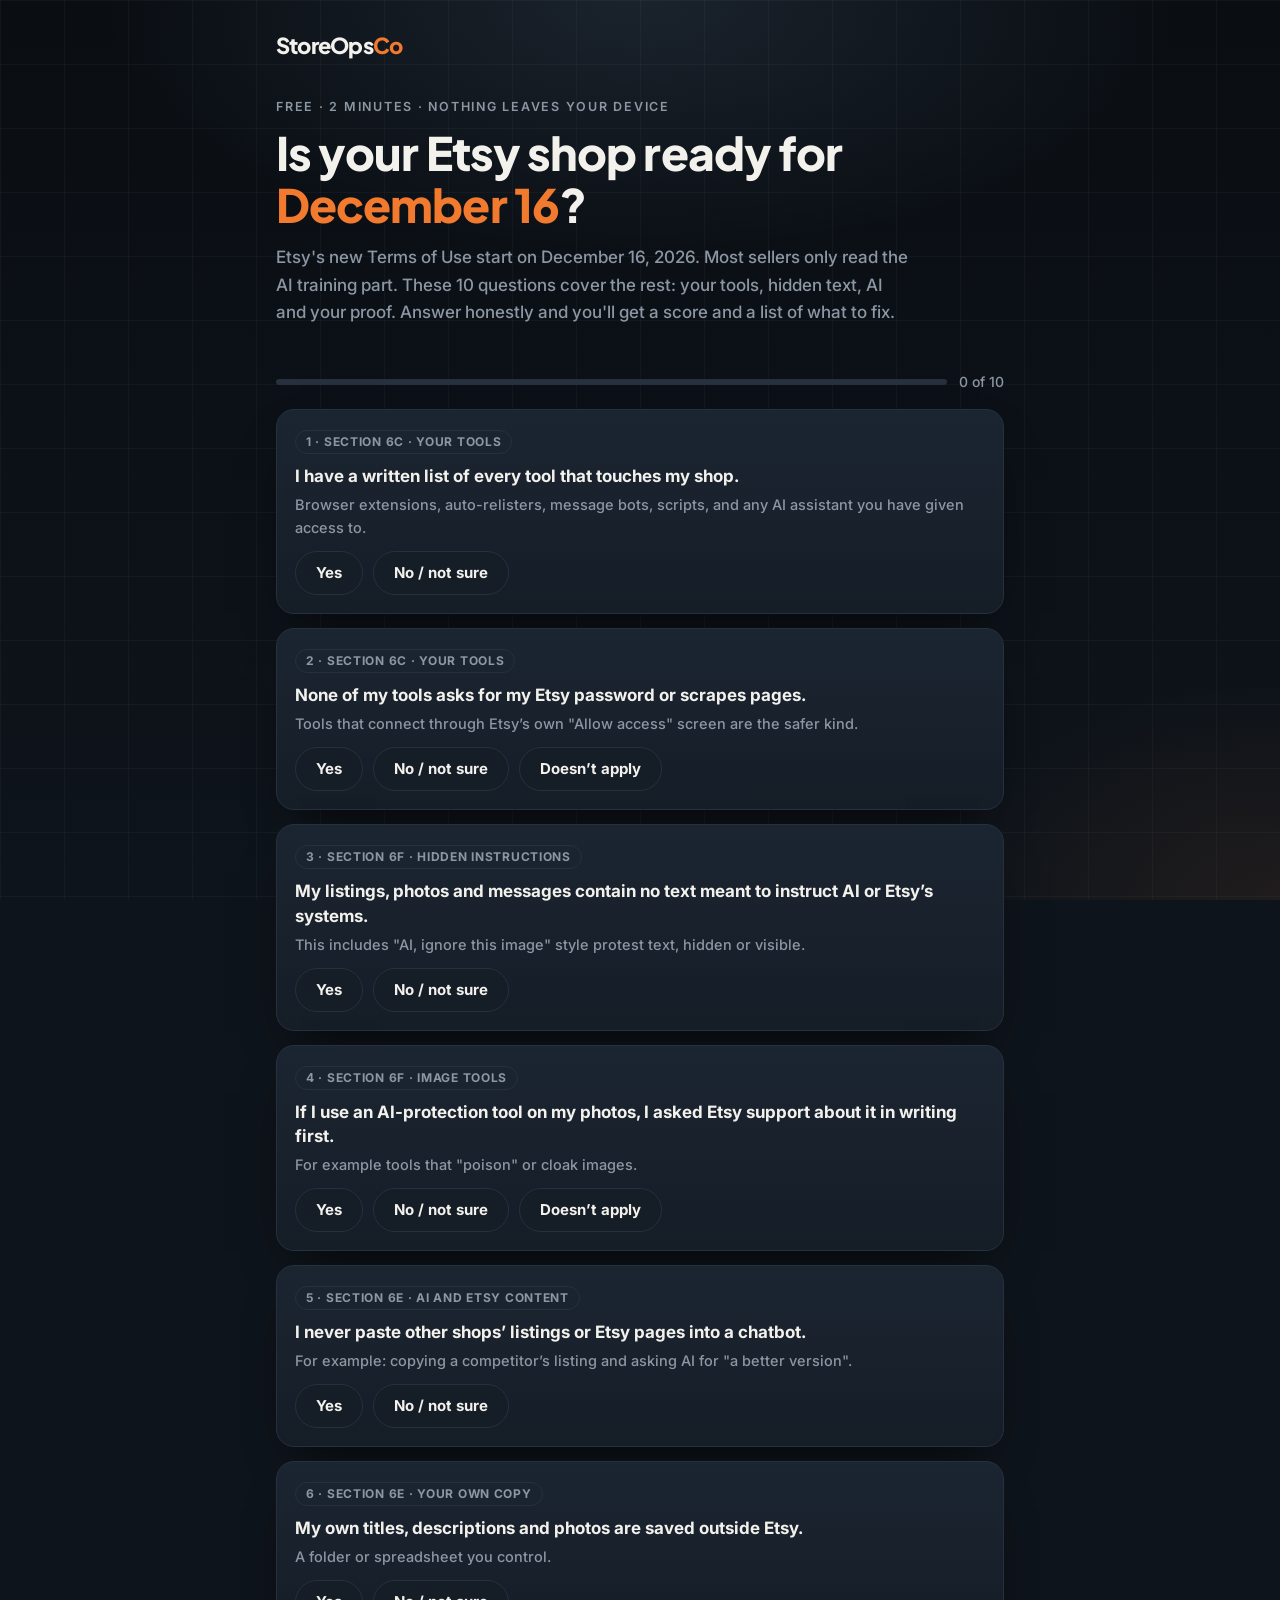
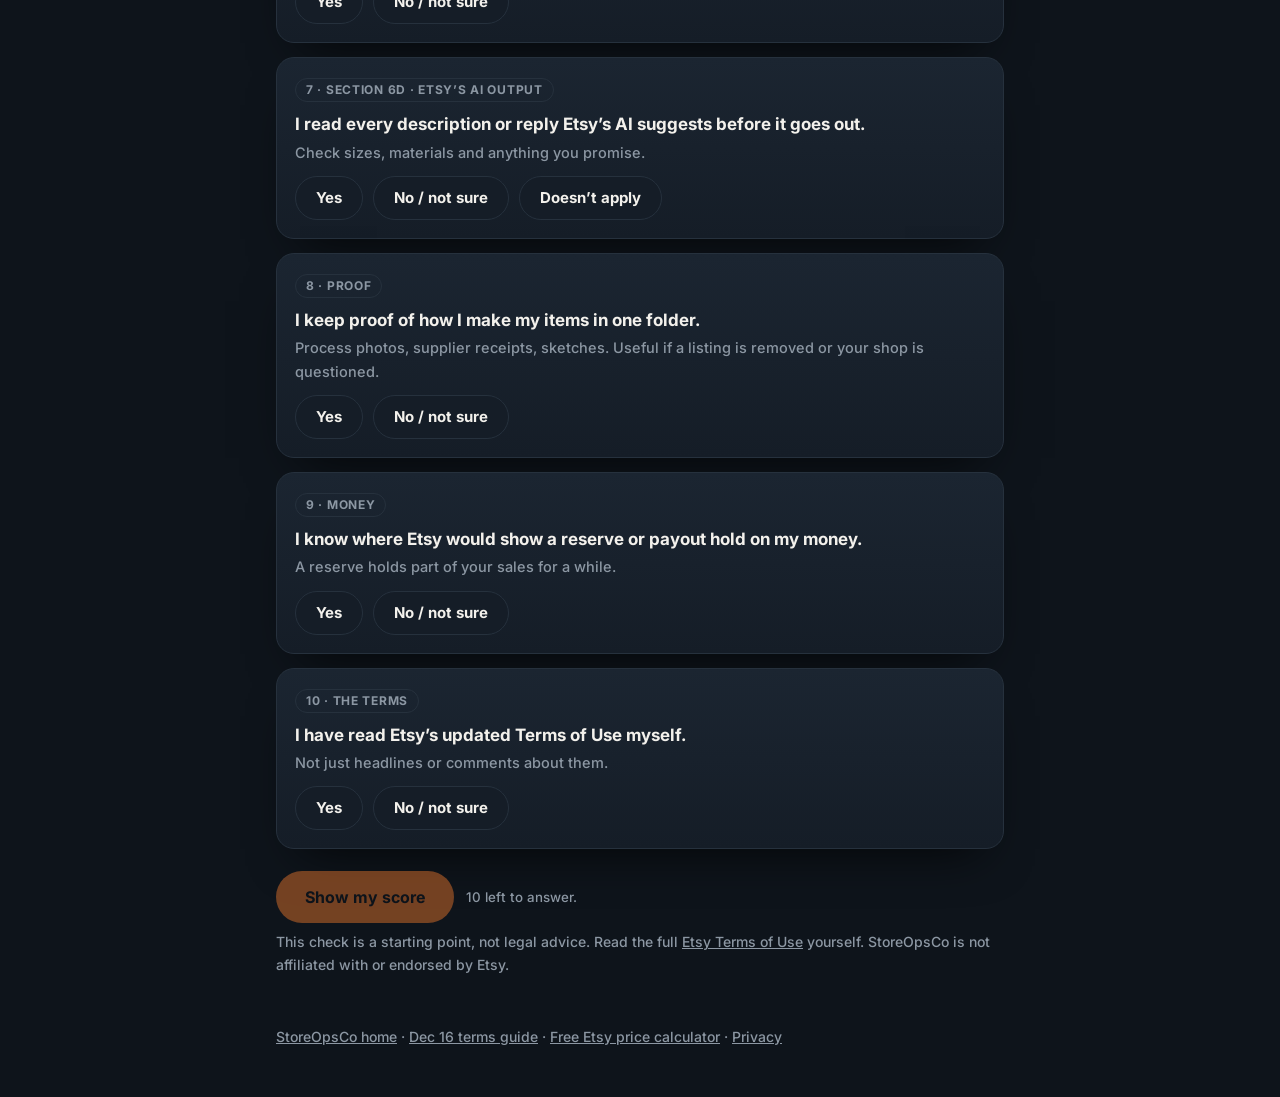
<file: check/index.html>
<!doctype html>
<html lang="en">
<head>
  <meta charset="utf-8">
  <meta name="viewport" content="width=device-width, initial-scale=1, viewport-fit=cover">
  <title>Dec 16 Shop Check: Is Your Etsy Shop Ready for the New Terms?</title>
  <meta name="description" content="Free 2-minute check for Etsy sellers. 10 yes/no questions on Etsy's new Terms of Use (starting December 16): your tools, AI, hidden text and proof. Get your score and what to fix.">
  <link rel="canonical" href="https://storeopsco.com/check/">
  <meta property="og:type" content="website">
  <meta property="og:site_name" content="StoreOpsCo">
  <meta property="og:url" content="https://storeopsco.com/check/">
  <meta property="og:title" content="Dec 16 Shop Check: Is Your Etsy Shop Ready?">
  <meta property="og:description" content="10 yes/no questions on Etsy's new terms. Get your score and what to fix before December 16.">
  <meta property="og:image" content="https://storeopsco.com/og-image.png">
  <meta name="twitter:card" content="summary_large_image">
  <meta name="theme-color" content="#0E141B">
  <meta name="color-scheme" content="dark">
  <link rel="icon" href="/favicon.svg" type="image/svg+xml">
  <link rel="preconnect" href="https://fonts.googleapis.com">
  <link rel="preconnect" href="https://fonts.gstatic.com" crossorigin>
  <link rel="stylesheet" href="https://fonts.googleapis.com/css2?family=Inter:wght@500;600;700&family=Plus+Jakarta+Sans:wght@800&display=swap">
  <style>
    :root{--ground:#0E141B;--deep:#0A0E13;--surface:#151D27;--raised:#1B2531;--line:#26313D;--ink:#F3F1EC;--muted:#8C97A3;--signal:#F27A2E;--on-signal:#0E141B;--ledger:#2FBF71;--loss:#FF6B70;--caution:#F5A524;
      --head:"Plus Jakarta Sans",Inter,system-ui,-apple-system,"Segoe UI",Roboto,Arial,sans-serif;--body:Inter,system-ui,-apple-system,"Segoe UI",Roboto,Arial,sans-serif;color-scheme:dark}
    *,*::before,*::after{box-sizing:border-box}
    body{margin:0;background:var(--ground);color:var(--ink);font:500 16px/1.6 var(--body);-webkit-font-smoothing:antialiased}
    body::before{content:"";position:fixed;inset:0;z-index:-1;pointer-events:none;background:
      radial-gradient(60% 40% at 50% 0%,rgba(124,160,200,.14),transparent 70%),
      radial-gradient(40% 35% at 100% 100%,rgba(242,122,46,.08),transparent 70%),
      linear-gradient(rgba(243,241,236,.035) 1px,transparent 1px) 0 0/64px 64px,
      linear-gradient(90deg,rgba(243,241,236,.035) 1px,transparent 1px) 0 0/64px 64px,
      linear-gradient(180deg,var(--deep),var(--ground))}
    h1,h2,h3{font-family:var(--head);font-weight:800;letter-spacing:-.02em;line-height:1.12;margin:0}
    p{margin:0 0 1em}
    a{color:inherit}
    :focus-visible{outline:3px solid var(--signal);outline-offset:2px;border-radius:6px}
    .wrap{max-width:760px;margin:0 auto;padding:0 16px}
    header.top{padding:28px 0 8px}
    .wm{font-family:var(--head);font-weight:800;letter-spacing:-.035em;font-size:22px;text-decoration:none;color:var(--ink)}
    .wm span{color:var(--signal)}
    .hero{padding:28px 0 20px}
    .kicker{font:600 12.5px/1.3 var(--body);text-transform:uppercase;letter-spacing:.14em;color:var(--muted);margin:0 0 12px}
    .hero h1{font-size:clamp(30px,6vw,46px);margin:0 0 14px}
    .hero h1 .sig{color:var(--signal)}
    .lead{color:var(--muted);font-size:17px;max-width:58ch}
    .card{background:linear-gradient(180deg,var(--raised),var(--surface));border:1px solid var(--line);border-radius:18px;box-shadow:0 24px 50px -24px rgba(0,0,0,.8);padding:20px}
    .progress{display:flex;align-items:center;gap:12px;margin:8px 0 16px;color:var(--muted);font-size:14px}
    .bar{flex:1;height:6px;background:var(--line);border-radius:999px;overflow:hidden}
    .bar i{display:block;height:100%;width:0;background:var(--signal);transition:width .25s}
    ol.qs{list-style:none;margin:0;padding:0;display:grid;gap:14px}
    .q{padding:18px}
    .q .tag{display:inline-block;font:700 12px/1 var(--body);letter-spacing:.06em;text-transform:uppercase;color:var(--muted);border:1px solid var(--line);border-radius:999px;padding:5px 10px;margin-bottom:10px}
    .q h2{font:700 17px/1.45 var(--body);letter-spacing:0;margin:0 0 4px}
    .q .hint{color:var(--muted);font-size:14.5px;margin:0 0 12px}
    .opts{display:flex;flex-wrap:wrap;gap:10px;border:0;margin:0;padding:0}
    .opts legend{position:absolute;width:1px;height:1px;overflow:hidden;clip:rect(0 0 0 0)}
    .opts label{position:relative;display:inline-flex;align-items:center;min-height:44px;padding:0 20px;border-radius:999px;border:1px solid var(--line);background:var(--surface);cursor:pointer;font-weight:700;font-size:15px;user-select:none}
    .opts input{position:absolute;opacity:0;inset:0;margin:0;cursor:pointer}
    .opts label:has(input:focus-visible){outline:3px solid var(--signal);outline-offset:2px}
    .opts label:has(input[value="yes"]:checked){background:rgba(47,191,113,.16);border-color:var(--ledger);color:var(--ink)}
    .opts label:has(input[value="no"]:checked){background:rgba(255,107,112,.14);border-color:var(--loss)}
    .opts label:has(input[value="na"]:checked){background:rgba(140,151,163,.16);border-color:var(--muted)}
    .btn{display:inline-flex;align-items:center;justify-content:center;min-height:52px;padding:0 28px;border-radius:999px;font:700 16px/1 var(--body);text-decoration:none;border:1px solid transparent;cursor:pointer}
    .btn.primary{background:var(--signal);color:var(--on-signal)}
    .btn.primary:hover{background:#ff8a42}
    .btn.primary[disabled]{opacity:.45;cursor:not-allowed}
    .btn.secondary{background:var(--surface);color:var(--ink);border-color:var(--line)}
    .actions{display:flex;flex-wrap:wrap;gap:12px;align-items:center;margin:22px 0 8px}
    .actions small{color:var(--muted)}
    #result{margin:28px 0}
    .score{display:flex;align-items:baseline;gap:10px;margin:0 0 6px}
    .score b{font:800 clamp(56px,14vw,88px)/1 var(--head);letter-spacing:-.04em;color:var(--signal);text-shadow:0 0 40px rgba(242,122,46,.45)}
    .score span{font:800 28px/1 var(--head);color:var(--muted)}
    .verdict{font:700 19px/1.4 var(--body);margin:0 0 18px}
    .fixes{list-style:none;padding:0;margin:0 0 6px;display:grid;gap:12px}
    .fix{border-left:4px solid var(--loss);padding:12px 14px;background:var(--surface);border-radius:0 12px 12px 0}
    .fix strong{display:block;margin-bottom:4px}
    .fix p{margin:0;color:var(--muted);font-size:15px}
    .fix .src{font-size:13px;margin-top:6px}
    .good{color:var(--ledger);font-weight:700}
    .cta{margin-top:20px;border-left:4px solid var(--signal)}
    .cta h2{font-size:22px;margin:0 0 8px}
    .cta p{color:var(--muted)}
    .cta small{display:block;margin-top:10px;color:var(--muted);font-size:13px}
    .note{color:var(--muted);font-size:14px}
    footer{padding:36px 0 48px;color:var(--muted);font-size:14px}
    footer a{color:var(--muted)}
    @media print{body::before{display:none}.actions,.cta{display:none}}
  </style>
</head>
<body>
  <div class="wrap">
    <header class="top"><a class="wm" href="/">StoreOps<span>Co</span></a></header>

    <section class="hero">
      <p class="kicker">Free · 2 minutes · Nothing leaves your device</p>
      <h1>Is your Etsy shop ready for <span class="sig">December 16</span>?</h1>
      <p class="lead">Etsy's new Terms of Use start on December 16, 2026. Most sellers only read the AI training part. These 10 questions cover the rest: your tools, hidden text, AI and your proof. Answer honestly and you'll get a score and a list of what to fix.</p>
    </section>

    <form id="check" novalidate>
      <div class="progress" aria-hidden="true"><div class="bar"><i id="bar"></i></div><span id="count">0 of 10</span></div>
      <ol class="qs" id="qs"></ol>
      <div class="actions">
        <button class="btn primary" type="submit" id="go" disabled>Show my score</button>
        <small id="left">Answer all 10 to see your score.</small>
      </div>
    </form>

    <section id="result" hidden tabindex="-1" aria-live="polite">
      <div class="card">
        <p class="kicker">Your Dec 16 Shop Check</p>
        <div class="score"><b id="score">0</b><span>/ 10</span></div>
        <p class="verdict" id="verdict"></p>
        <ul class="fixes" id="fixes"></ul>
        <div class="actions">
          <button class="btn secondary" type="button" id="print">Print or save as PDF</button>
          <button class="btn secondary" type="button" id="again">Start again</button>
        </div>
      </div>

      <div class="card cta" id="cta" hidden>
        <h2>Get the full checklist by email</h2>
        <p>Join the StoreOpsCo email list for the printable checklist and plain-English updates when Etsy changes its rules. The Shop Safety Kit, covering cases, payment reserves, suspensions and appeals, opens on December 10. People on the list hear first.</p>
        <a class="btn primary" id="signup" href="#" target="_blank" rel="noopener">Join the list, free</a>
        <small>Opens Kit, our email provider. Unsubscribe from any email. <a href="/privacy/">Privacy</a></small>
      </div>
    </section>

    <p class="note">This check is a starting point, not legal advice. Read the full <a id="terms" href="https://www.etsy.com/legal/terms-of-use" target="_blank" rel="noopener">Etsy Terms of Use</a> yourself. StoreOpsCo is not affiliated with or endorsed by Etsy.</p>

    <footer>
      <a href="/">StoreOpsCo home</a> · <a href="/guides/etsy-terms-dec-16/">Dec 16 terms guide</a> · <a href="/etsy-price-calculator/">Free Etsy price calculator</a> · <a href="/privacy/">Privacy</a>
    </footer>
  </div>

  <script src="../config.js"></script>
  <script>
  (function () {
    'use strict';
    var cfg = window.CONFIG || {};
    var TERMS = (typeof cfg.ETSY_TERMS_URL === 'string' && /^https:\/\//.test(cfg.ETSY_TERMS_URL)) ? cfg.ETSY_TERMS_URL : 'https://www.etsy.com/legal/terms-of-use';
    document.getElementById('terms').href = TERMS;

    // Each question is phrased so that "Yes" is the safe answer.
    // na: true adds a "Doesn't apply" option, which counts as safe.
    var Q = [
      { tag: 'Section 6C · Your tools',
        q: 'I have a written list of every tool that touches my shop.',
        hint: 'Browser extensions, auto-relisters, message bots, scripts, and any AI assistant you have given access to.',
        fix: 'Write down every tool connected to your shop',
        why: 'From December 16, anyone who deploys, controls or benefits from an automated agent is responsible for what it does on Etsy. If a tool breaks the rules while acting for you, it is your shop on the line.' },
      { tag: 'Section 6C · Your tools',
        q: 'None of my tools asks for my Etsy password or scrapes pages.',
        hint: 'Tools that connect through Etsy’s own "Allow access" screen are the safer kind.', na: true,
        fix: 'Replace tools that use your password or scrape pages',
        why: 'Keep tools that connect through Etsy’s own permission screen, where you click Allow access. Be careful with anything that logs in as you or copies pages automatically.' },
      { tag: 'Section 6F · Hidden instructions',
        q: 'My listings, photos and messages contain no text meant to instruct AI or Etsy’s systems.',
        hint: 'This includes "AI, ignore this image" style protest text, hidden or visible.',
        fix: 'Remove any text written to steer AI or Etsy’s systems',
        why: 'Section 6F bans instructions in listings, descriptions, images or messages meant to make Etsy’s systems behave in a way Etsy didn’t intend, hidden or visible. Etsy says violations may result in immediate termination of your account.' },
      { tag: 'Section 6F · Image tools',
        q: 'If I use an AI-protection tool on my photos, I asked Etsy support about it in writing first.',
        hint: 'For example tools that "poison" or cloak images.', na: true,
        fix: 'Ask Etsy support in writing before using image-protection tools',
        why: 'Etsy’s terms don’t name these tools either way. Ask support in writing and keep the reply, so you have proof if a listing is ever questioned.' },
      { tag: 'Section 6E · AI and Etsy content',
        q: 'I never paste other shops’ listings or Etsy pages into a chatbot.',
        hint: 'For example: copying a competitor’s listing and asking AI for "a better version".',
        fix: 'Stop pasting Etsy content into AI tools',
        why: 'Section 6E bans using content or data you get from Etsy to develop, train, test or prompt an AI system without Etsy’s express permission. Prompting is on that list.' },
      { tag: 'Section 6E · Your own copy',
        q: 'My own titles, descriptions and photos are saved outside Etsy.',
        hint: 'A folder or spreadsheet you control.',
        fix: 'Save your own listings outside Etsy',
        why: 'Work from what is yours. Use your own saved files with any AI tool instead of pages copied from Etsy. It is also your backup if a listing is removed.' },
      { tag: 'Section 6D · Etsy’s AI output',
        q: 'I read every description or reply Etsy’s AI suggests before it goes out.',
        hint: 'Check sizes, materials and anything you promise.', na: true,
        fix: 'Review every AI-suggested description and reply',
        why: 'The terms say you are responsible for reviewing, evaluating and determining the appropriateness of any AI-generated output. If Etsy’s tool writes something wrong, it is still your listing.' },
      { tag: 'Proof',
        q: 'I keep proof of how I make my items in one folder.',
        hint: 'Process photos, supplier receipts, sketches. Useful if a listing is removed or your shop is questioned.',
        fix: 'Start a proof folder for every product',
        why: 'When Etsy removes a listing or reviews a shop, evidence of how you make your items is what an appeal rests on. Collect it before you need it.' },
      { tag: 'Money',
        q: 'I know where Etsy would show a reserve or payout hold on my money.',
        hint: 'A reserve holds part of your sales for a while.',
        fix: 'Find the reserve details in your Payment account',
        why: 'Open Shop Manager, then Finances, then Payment account. If a reserve is ever placed, the details show there. Knowing where to look saves panic later.' },
      { tag: 'The terms',
        q: 'I have read Etsy’s updated Terms of Use myself.',
        hint: 'Not just headlines or comments about them.',
        fix: 'Read the new terms, at least section 6',
        why: 'Section 6 holds the rules above. Reading it yourself takes about 15 minutes and is the only way to be sure what applies to your shop.' }
    ];

    var list = document.getElementById('qs');
    Q.forEach(function (item, i) {
      var li = document.createElement('li');
      li.className = 'card q';
      var n = i + 1;
      var opts = '<label><input type="radio" name="q' + i + '" value="yes" required>Yes</label>' +
                 '<label><input type="radio" name="q' + i + '" value="no">No / not sure</label>' +
                 (item.na ? '<label><input type="radio" name="q' + i + '" value="na">Doesn’t apply</label>' : '');
      li.innerHTML = '<span class="tag">' + n + ' · ' + item.tag + '</span>' +
        '<h2 id="qh' + i + '">' + item.q + '</h2>' +
        '<p class="hint">' + item.hint + '</p>' +
        '<fieldset class="opts" aria-labelledby="qh' + i + '"><legend>Question ' + n + '</legend>' + opts + '</fieldset>';
      list.appendChild(li);
    });

    var form = document.getElementById('check');
    var go = document.getElementById('go');
    function answers() {
      return Q.map(function (_, i) {
        var c = form.querySelector('input[name="q' + i + '"]:checked');
        return c ? c.value : null;
      });
    }
    function update() {
      var a = answers();
      var done = a.filter(Boolean).length;
      document.getElementById('bar').style.width = (done * 10) + '%';
      document.getElementById('count').textContent = done + ' of 10';
      go.disabled = done < Q.length;
      document.getElementById('left').textContent = done < Q.length ? (Q.length - done) + ' left to answer.' : 'Ready.';
    }
    form.addEventListener('change', update);

    form.addEventListener('submit', function (e) {
      e.preventDefault();
      var a = answers();
      if (a.indexOf(null) !== -1) return;
      var score = 0, fixes = document.getElementById('fixes');
      fixes.innerHTML = '';
      a.forEach(function (v, i) {
        if (v === 'yes' || v === 'na') { score++; return; }
        var li = document.createElement('li');
        li.className = 'fix';
        var s = document.createElement('strong'); s.textContent = (i + 1) + '. ' + Q[i].fix;
        var p = document.createElement('p'); p.textContent = Q[i].why;
        li.appendChild(s); li.appendChild(p);
        if (/^Section/.test(Q[i].tag)) {
          var src = document.createElement('p'); src.className = 'src';
          src.innerHTML = 'Source: <a href="' + TERMS + '" target="_blank" rel="noopener">Etsy Terms of Use</a>';
          li.appendChild(src);
        }
        fixes.appendChild(li);
      });
      document.getElementById('score').textContent = score;
      var v = score === 10 ? 'You’re in good shape for December 16. Keep your tool list and proof folder up to date.'
            : score >= 7 ? 'Close. Fix the ' + (10 - score) + ' item' + (score === 9 ? '' : 's') + ' below before December 16.'
            : score >= 4 ? 'Some real gaps. Start with the items below, top to bottom.'
            : 'Your shop has several open risks. Work through the list below this week.';
      document.getElementById('verdict').textContent = v;
      if (score === 10) {
        var ok = document.createElement('li'); ok.className = 'good'; ok.textContent = 'Nothing to fix.';
        fixes.appendChild(ok);
      }
      var url = typeof cfg.EMAIL_SIGNUP_URL === 'string' ? cfg.EMAIL_SIGNUP_URL.trim() : '';
      if (/^https:\/\/\S+$/i.test(url)) {
        document.getElementById('signup').href = url;
        document.getElementById('cta').hidden = false;
      }
      var r = document.getElementById('result');
      r.hidden = false;
      r.focus();
      r.scrollIntoView({ behavior: 'smooth', block: 'start' });
    });

    document.getElementById('print').addEventListener('click', function () { window.print(); });
    document.getElementById('again').addEventListener('click', function () {
      form.reset(); update();
      document.getElementById('result').hidden = true;
      window.scrollTo({ top: 0, behavior: 'smooth' });
    });
    update();
  })();
  </script>
</body>
</html>
</file>
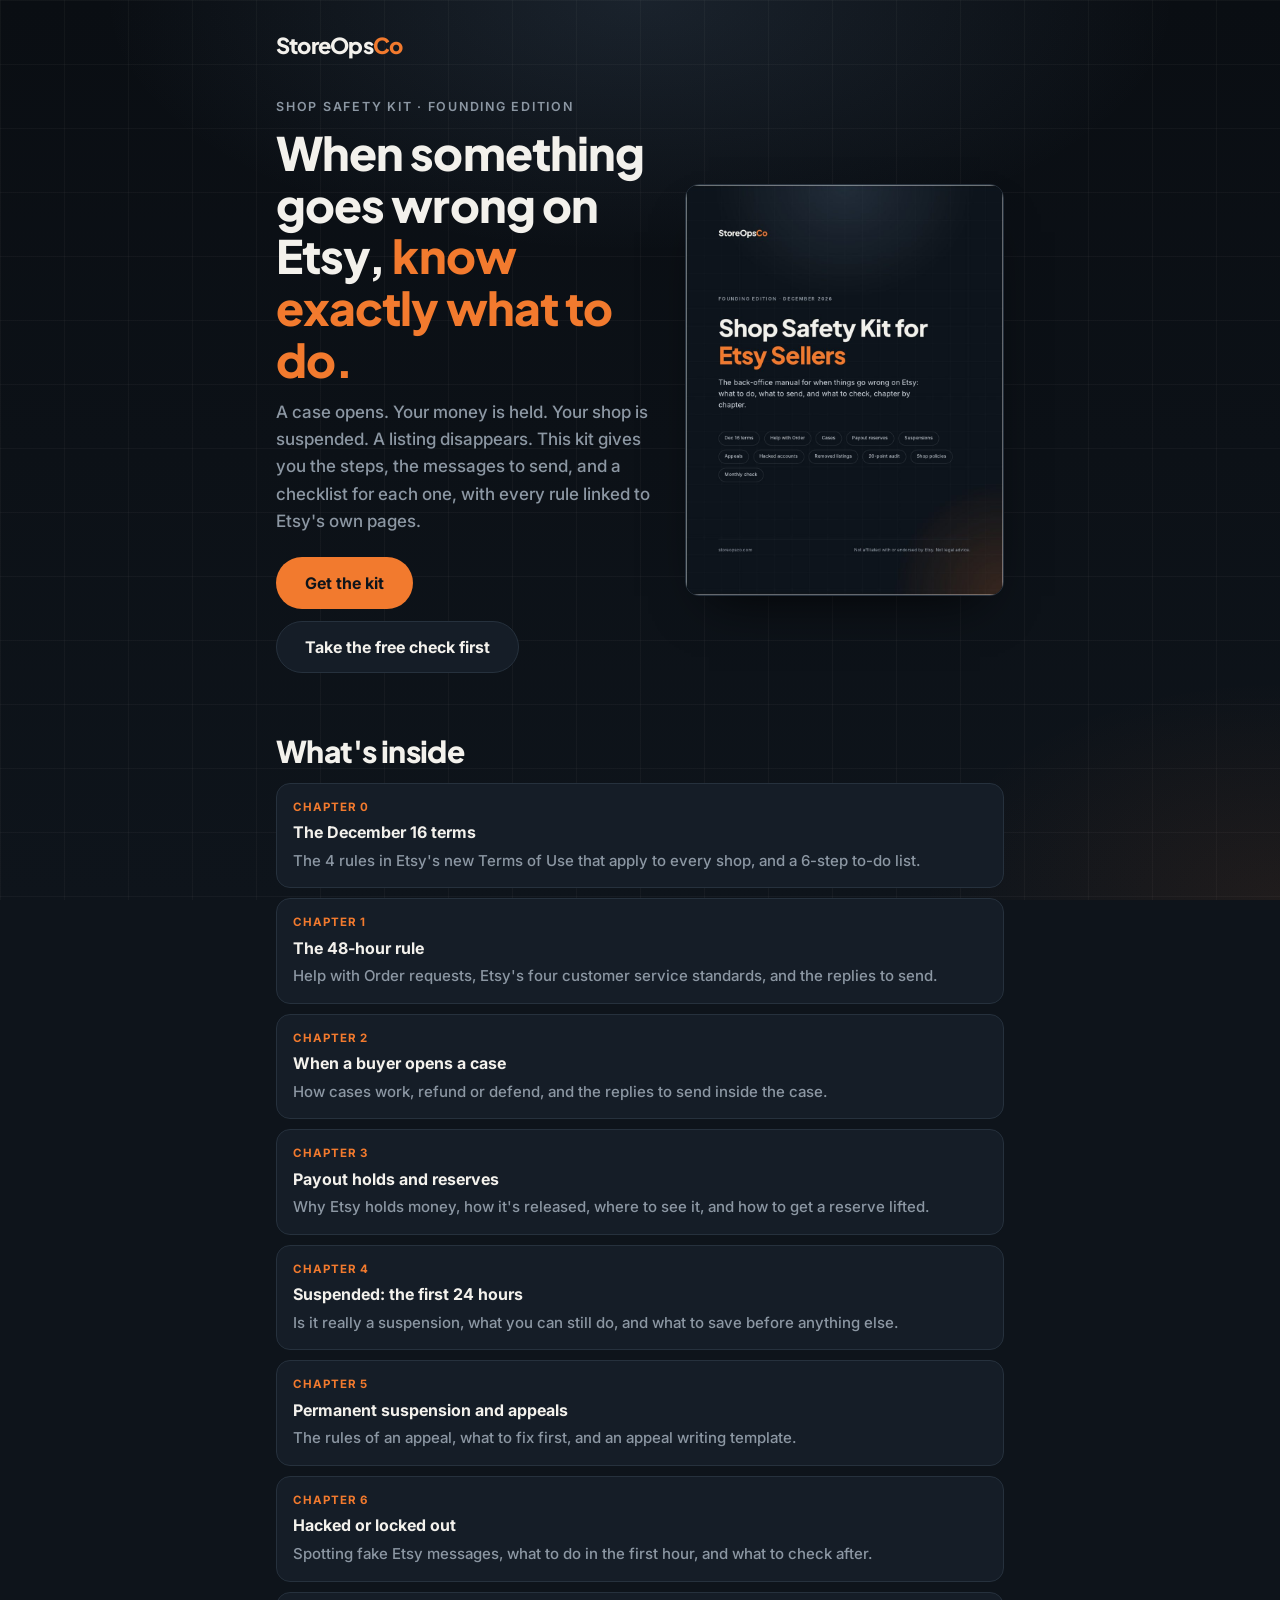
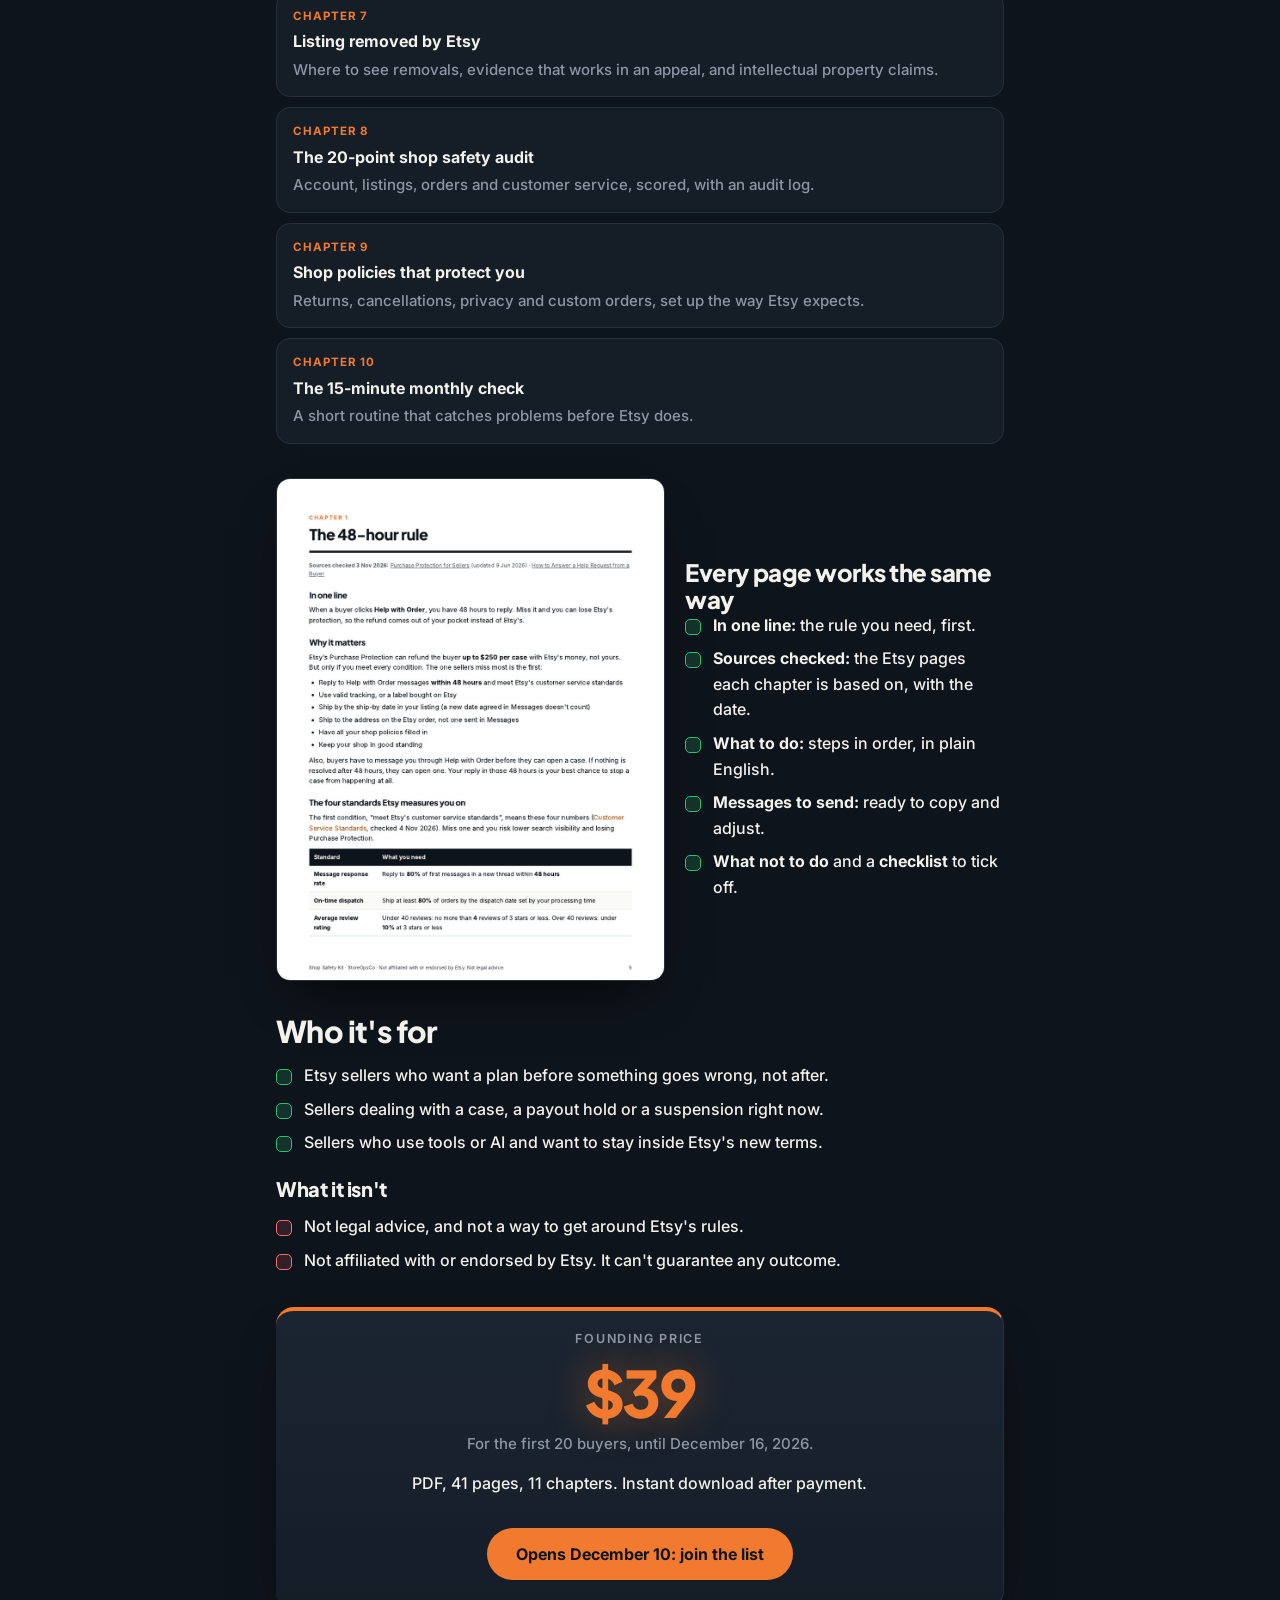
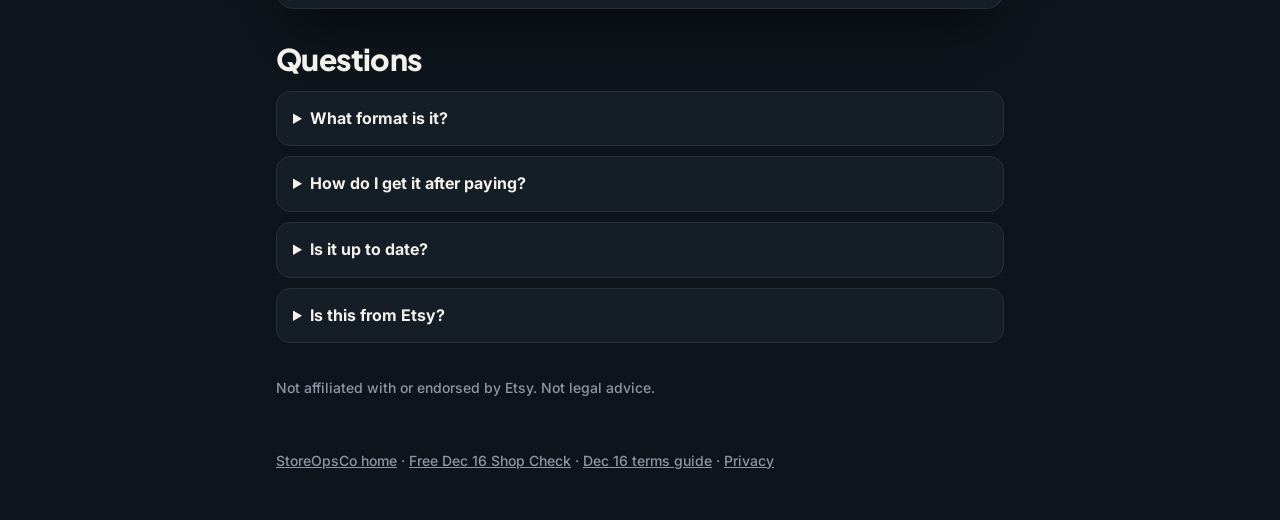
<file: kit/index.html>
<!doctype html>
<html lang="en">
<head>
  <meta charset="utf-8">
  <meta name="viewport" content="width=device-width, initial-scale=1, viewport-fit=cover">
  <title>Shop Safety Kit for Etsy Sellers | StoreOpsCo</title>
  <meta name="description" content="The back-office manual for when things go wrong on Etsy: Help with Order, cases, payout reserves, suspensions, appeals, hacked accounts, removed listings and the Dec 16 terms. Steps, messages to send and checklists.">
  <link rel="canonical" href="https://storeopsco.com/kit/">
  <meta property="og:type" content="website">
  <meta property="og:site_name" content="StoreOpsCo">
  <meta property="og:url" content="https://storeopsco.com/kit/">
  <meta property="og:title" content="Shop Safety Kit for Etsy Sellers">
  <meta property="og:description" content="What to do, what to send and what to check when things go wrong on Etsy. 11 chapters, 41 pages, every rule sourced to Etsy's own pages.">
  <meta property="og:image" content="https://storeopsco.com/kit/kit-cover.jpg">
  <meta name="twitter:card" content="summary_large_image">
  <meta name="theme-color" content="#0E141B">
  <meta name="color-scheme" content="dark">
  <link rel="icon" href="/favicon.svg" type="image/svg+xml">
  <link rel="preconnect" href="https://fonts.googleapis.com">
  <link rel="preconnect" href="https://fonts.gstatic.com" crossorigin>
  <link rel="stylesheet" href="https://fonts.googleapis.com/css2?family=Inter:wght@500;600;700&family=Plus+Jakarta+Sans:wght@800&display=swap">
  <style>
    :root{--ground:#0E141B;--deep:#0A0E13;--surface:#151D27;--raised:#1B2531;--line:#26313D;--ink:#F3F1EC;--muted:#8C97A3;--signal:#F27A2E;--on-signal:#0E141B;--ledger:#2FBF71;--loss:#FF6B70;--caution:#F5A524;
      --head:"Plus Jakarta Sans",Inter,system-ui,-apple-system,"Segoe UI",Roboto,Arial,sans-serif;--body:Inter,system-ui,-apple-system,"Segoe UI",Roboto,Arial,sans-serif;color-scheme:dark}
    *,*::before,*::after{box-sizing:border-box}
    body{margin:0;background:var(--ground);color:var(--ink);font:500 16px/1.6 var(--body);-webkit-font-smoothing:antialiased}
    body::before{content:"";position:fixed;inset:0;z-index:-1;pointer-events:none;background:
      radial-gradient(60% 40% at 50% 0%,rgba(124,160,200,.14),transparent 70%),
      radial-gradient(40% 35% at 100% 100%,rgba(242,122,46,.08),transparent 70%),
      linear-gradient(rgba(243,241,236,.035) 1px,transparent 1px) 0 0/64px 64px,
      linear-gradient(90deg,rgba(243,241,236,.035) 1px,transparent 1px) 0 0/64px 64px,
      linear-gradient(180deg,var(--deep),var(--ground))}
    h1,h2,h3{font-family:var(--head);font-weight:800;letter-spacing:-.02em;line-height:1.12;margin:0}
    p{margin:0 0 1em}
    a{color:inherit}
    :focus-visible{outline:3px solid var(--signal);outline-offset:2px;border-radius:6px}
    .wrap{max-width:760px;margin:0 auto;padding:0 16px}
    header.top{padding:28px 0 8px}
    .wm{font-family:var(--head);font-weight:800;letter-spacing:-.035em;font-size:22px;text-decoration:none;color:var(--ink)}
    .wm span{color:var(--signal)}
    .hero{padding:28px 0 20px}
    .kicker{font:600 12.5px/1.3 var(--body);text-transform:uppercase;letter-spacing:.14em;color:var(--muted);margin:0 0 12px}
    .hero h1{font-size:clamp(30px,6vw,46px);margin:0 0 14px}
    .hero h1 .sig{color:var(--signal)}
    .lead{color:var(--muted);font-size:17px;max-width:58ch}
    .card{background:linear-gradient(180deg,var(--raised),var(--surface));border:1px solid var(--line);border-radius:18px;box-shadow:0 24px 50px -24px rgba(0,0,0,.8);padding:20px}
    .progress{display:flex;align-items:center;gap:12px;margin:8px 0 16px;color:var(--muted);font-size:14px}
    .bar{flex:1;height:6px;background:var(--line);border-radius:999px;overflow:hidden}
    .bar i{display:block;height:100%;width:0;background:var(--signal);transition:width .25s}
    ol.qs{list-style:none;margin:0;padding:0;display:grid;gap:14px}
    .q{padding:18px}
    .q .tag{display:inline-block;font:700 12px/1 var(--body);letter-spacing:.06em;text-transform:uppercase;color:var(--muted);border:1px solid var(--line);border-radius:999px;padding:5px 10px;margin-bottom:10px}
    .q h2{font:700 17px/1.45 var(--body);letter-spacing:0;margin:0 0 4px}
    .q .hint{color:var(--muted);font-size:14.5px;margin:0 0 12px}
    .opts{display:flex;flex-wrap:wrap;gap:10px;border:0;margin:0;padding:0}
    .opts legend{position:absolute;width:1px;height:1px;overflow:hidden;clip:rect(0 0 0 0)}
    .opts label{position:relative;display:inline-flex;align-items:center;min-height:44px;padding:0 20px;border-radius:999px;border:1px solid var(--line);background:var(--surface);cursor:pointer;font-weight:700;font-size:15px;user-select:none}
    .opts input{position:absolute;opacity:0;inset:0;margin:0;cursor:pointer}
    .opts label:has(input:focus-visible){outline:3px solid var(--signal);outline-offset:2px}
    .opts label:has(input[value="yes"]:checked){background:rgba(47,191,113,.16);border-color:var(--ledger);color:var(--ink)}
    .opts label:has(input[value="no"]:checked){background:rgba(255,107,112,.14);border-color:var(--loss)}
    .opts label:has(input[value="na"]:checked){background:rgba(140,151,163,.16);border-color:var(--muted)}
    .btn{display:inline-flex;align-items:center;justify-content:center;min-height:52px;padding:0 28px;border-radius:999px;font:700 16px/1 var(--body);text-decoration:none;border:1px solid transparent;cursor:pointer}
    .btn.primary{background:var(--signal);color:var(--on-signal)}
    .btn.primary:hover{background:#ff8a42}
    .btn.primary[disabled]{opacity:.45;cursor:not-allowed}
    .btn.secondary{background:var(--surface);color:var(--ink);border-color:var(--line)}
    .actions{display:flex;flex-wrap:wrap;gap:12px;align-items:center;margin:22px 0 8px}
    .actions small{color:var(--muted)}
    #result{margin:28px 0}
    .score{display:flex;align-items:baseline;gap:10px;margin:0 0 6px}
    .score b{font:800 clamp(56px,14vw,88px)/1 var(--head);letter-spacing:-.04em;color:var(--signal);text-shadow:0 0 40px rgba(242,122,46,.45)}
    .score span{font:800 28px/1 var(--head);color:var(--muted)}
    .verdict{font:700 19px/1.4 var(--body);margin:0 0 18px}
    .fixes{list-style:none;padding:0;margin:0 0 6px;display:grid;gap:12px}
    .fix{border-left:4px solid var(--loss);padding:12px 14px;background:var(--surface);border-radius:0 12px 12px 0}
    .fix strong{display:block;margin-bottom:4px}
    .fix p{margin:0;color:var(--muted);font-size:15px}
    .fix .src{font-size:13px;margin-top:6px}
    .good{color:var(--ledger);font-weight:700}
    .cta{margin-top:20px;border-left:4px solid var(--signal)}
    .cta h2{font-size:22px;margin:0 0 8px}
    .cta p{color:var(--muted)}
    .cta small{display:block;margin-top:10px;color:var(--muted);font-size:13px}
    .note{color:var(--muted);font-size:14px}
    footer{padding:36px 0 48px;color:var(--muted);font-size:14px}
    footer a{color:var(--muted)}
    @media print{body::before{display:none}.actions,.cta{display:none}}
  
    .split{display:grid;gap:20px;align-items:center}
    @media(min-width:760px){.split{grid-template-columns:1.1fr .9fr}}
    .shot{width:100%;height:auto;border-radius:14px;border:1px solid var(--line);box-shadow:0 24px 50px -24px rgba(0,0,0,.8);display:block}
    section.block{margin:34px 0}
    section.block>h2{font-size:clamp(22px,4vw,30px);margin:0 0 14px}
    .chapters{list-style:none;margin:0;padding:0;display:grid;gap:10px}
    .chapters li{background:var(--surface);border:1px solid var(--line);border-radius:14px;padding:14px 16px}
    .chapters b{display:block;font-size:16px;margin-bottom:2px}
    .chapters span{color:var(--muted);font-size:15px}
    .chapters small{color:var(--signal);font-weight:700;letter-spacing:.08em;text-transform:uppercase;font-size:11.5px;display:block;margin-bottom:4px}
    .ticks{list-style:none;padding:0;margin:0;display:grid;gap:8px}
    .ticks li{padding-left:28px;position:relative}
    .ticks li::before{content:"";position:absolute;left:0;top:6px;width:16px;height:16px;border-radius:5px;background:rgba(47,191,113,.18);border:1.5px solid var(--ledger)}
    .ticks.no li::before{background:rgba(255,107,112,.14);border-color:var(--loss)}
    .price{text-align:center;border-left:0;border-top:4px solid var(--signal)}
    .price .amt{font:800 64px/1 var(--head);letter-spacing:-.04em;color:var(--signal);text-shadow:0 0 40px rgba(242,122,46,.45);margin:8px 0}
    .price .was{color:var(--muted);font-size:15px}
    .price .btn{margin:16px auto 8px}
    details{background:var(--surface);border:1px solid var(--line);border-radius:14px;padding:14px 16px;margin-bottom:10px}
    summary{cursor:pointer;font-weight:700}
    details p{margin:10px 0 0;color:var(--muted)}
    [hidden]{display:none!important}
  </style>
</head>
<body>
  <div class="wrap">
    <header class="top"><a class="wm" href="/">StoreOps<span>Co</span></a></header>

    <section class="hero split">
      <div>
        <p class="kicker">Shop Safety Kit · Founding edition</p>
        <h1>When something goes wrong on Etsy, <span class="sig">know exactly what to do.</span></h1>
        <p class="lead">A case opens. Your money is held. Your shop is suspended. A listing disappears. This kit gives you the steps, the messages to send, and a checklist for each one, with every rule linked to Etsy's own pages.</p>
        <div class="actions">
          <a class="btn primary" href="#buy">Get the kit</a>
          <a class="btn secondary" href="/check/">Take the free check first</a>
        </div>
      </div>
      <img class="shot" src="kit-cover.jpg" width="900" height="1165" alt="Cover of the Shop Safety Kit for Etsy Sellers">
    </section>

    <section class="block">
      <h2>What's inside</h2>
      <ol class="chapters">
        <li><small>Chapter 0</small><b>The December 16 terms</b><span>The 4 rules in Etsy's new Terms of Use that apply to every shop, and a 6-step to-do list.</span></li>
        <li><small>Chapter 1</small><b>The 48-hour rule</b><span>Help with Order requests, Etsy's four customer service standards, and the replies to send.</span></li>
        <li><small>Chapter 2</small><b>When a buyer opens a case</b><span>How cases work, refund or defend, and the replies to send inside the case.</span></li>
        <li><small>Chapter 3</small><b>Payout holds and reserves</b><span>Why Etsy holds money, how it's released, where to see it, and how to get a reserve lifted.</span></li>
        <li><small>Chapter 4</small><b>Suspended: the first 24 hours</b><span>Is it really a suspension, what you can still do, and what to save before anything else.</span></li>
        <li><small>Chapter 5</small><b>Permanent suspension and appeals</b><span>The rules of an appeal, what to fix first, and an appeal writing template.</span></li>
        <li><small>Chapter 6</small><b>Hacked or locked out</b><span>Spotting fake Etsy messages, what to do in the first hour, and what to check after.</span></li>
        <li><small>Chapter 7</small><b>Listing removed by Etsy</b><span>Where to see removals, evidence that works in an appeal, and intellectual property claims.</span></li>
        <li><small>Chapter 8</small><b>The 20-point shop safety audit</b><span>Account, listings, orders and customer service, scored, with an audit log.</span></li>
        <li><small>Chapter 9</small><b>Shop policies that protect you</b><span>Returns, cancellations, privacy and custom orders, set up the way Etsy expects.</span></li>
        <li><small>Chapter 10</small><b>The 15-minute monthly check</b><span>A short routine that catches problems before Etsy does.</span></li>
      </ol>
    </section>

    <section class="block split">
      <img class="shot" src="kit-sample.jpg" width="900" height="1165" alt="A sample page from Chapter 1: The 48-hour rule" loading="lazy">
      <div>
        <h2>Every page works the same way</h2>
        <ul class="ticks">
          <li><b>In one line:</b> the rule you need, first.</li>
          <li><b>Sources checked:</b> the Etsy pages each chapter is based on, with the date.</li>
          <li><b>What to do:</b> steps in order, in plain English.</li>
          <li><b>Messages to send:</b> ready to copy and adjust.</li>
          <li><b>What not to do</b> and a <b>checklist</b> to tick off.</li>
        </ul>
      </div>
    </section>

    <section class="block">
      <h2>Who it's for</h2>
      <ul class="ticks">
        <li>Etsy sellers who want a plan before something goes wrong, not after.</li>
        <li>Sellers dealing with a case, a payout hold or a suspension right now.</li>
        <li>Sellers who use tools or AI and want to stay inside Etsy's new terms.</li>
      </ul>
      <h2 style="margin-top:22px;font-size:20px">What it isn't</h2>
      <ul class="ticks no">
        <li>Not legal advice, and not a way to get around Etsy's rules.</li>
        <li>Not affiliated with or endorsed by Etsy. It can't guarantee any outcome.</li>
      </ul>
    </section>

    <section class="block" id="buy">
      <div class="card price">
        <p class="kicker">Founding price</p>
        <div class="amt">$39</div>
        <p class="was" id="price-note">For the first 20 buyers, until December 16, 2026.</p>
        <p>PDF, 41 pages, 11 chapters. Instant download after payment.</p>
        <a class="btn primary" id="buy-btn" href="#" target="_blank" rel="noopener" hidden>Buy with PayPal</a>
        <div id="soon">
          <a class="btn primary" id="soon-btn" href="#" target="_blank" rel="noopener" hidden>Opens December 10: join the list</a>
          <p class="note" id="soon-note">Opens December 10. People on the StoreOpsCo email list hear first.</p>
        </div>
      </div>
    </section>

    <section class="block">
      <h2>Questions</h2>
      <details><summary>What format is it?</summary><p>A PDF you can read on any phone, tablet or computer, and print. The checklists are made to be printed and ticked.</p></details>
      <details><summary>How do I get it after paying?</summary><p>Right after payment you get a download link.</p></details>
      <details><summary>Is it up to date?</summary><p>Each chapter shows the date its Etsy sources were checked. Chapter 0 covers the Terms of Use that start on December 16, 2026.</p></details>
      <details id="refund-q" hidden><summary>What if it isn't for me?</summary><p id="refund-text"></p></details>
      <details><summary>Is this from Etsy?</summary><p>No. StoreOpsCo is independent and not affiliated with or endorsed by Etsy. Etsy's own policies always come first.</p></details>
    </section>

    <p class="note">Not affiliated with or endorsed by Etsy. Not legal advice.</p>
    <footer>
      <a href="/">StoreOpsCo home</a> · <a href="/check/">Free Dec 16 Shop Check</a> · <a href="/guides/etsy-terms-dec-16/">Dec 16 terms guide</a> · <a href="/privacy/">Privacy</a>
    </footer>
  </div>
  <script src="../config.js"></script>
  <script>
  (function () {
    'use strict';
    var c = window.CONFIG || {};
    function ok(u) { return typeof u === 'string' && /^https:\/\/\S+$/i.test(u.trim()); }
    if (ok(c.KIT_BUY_URL)) {
      var b = document.getElementById('buy-btn'); b.href = c.KIT_BUY_URL.trim(); b.hidden = false;
      document.getElementById('soon').hidden = true;
    } else if (ok(c.EMAIL_SIGNUP_URL)) {
      var s = document.getElementById('soon-btn'); s.href = c.EMAIL_SIGNUP_URL.trim(); s.hidden = false;
      document.getElementById('soon-note').hidden = true;
    }
    if (typeof c.KIT_REFUND_TEXT === 'string' && c.KIT_REFUND_TEXT.trim()) {
      document.getElementById('refund-text').textContent = c.KIT_REFUND_TEXT.trim();
      document.getElementById('refund-q').hidden = false;
    }
  })();
  </script>
</body>
</html>
</file>
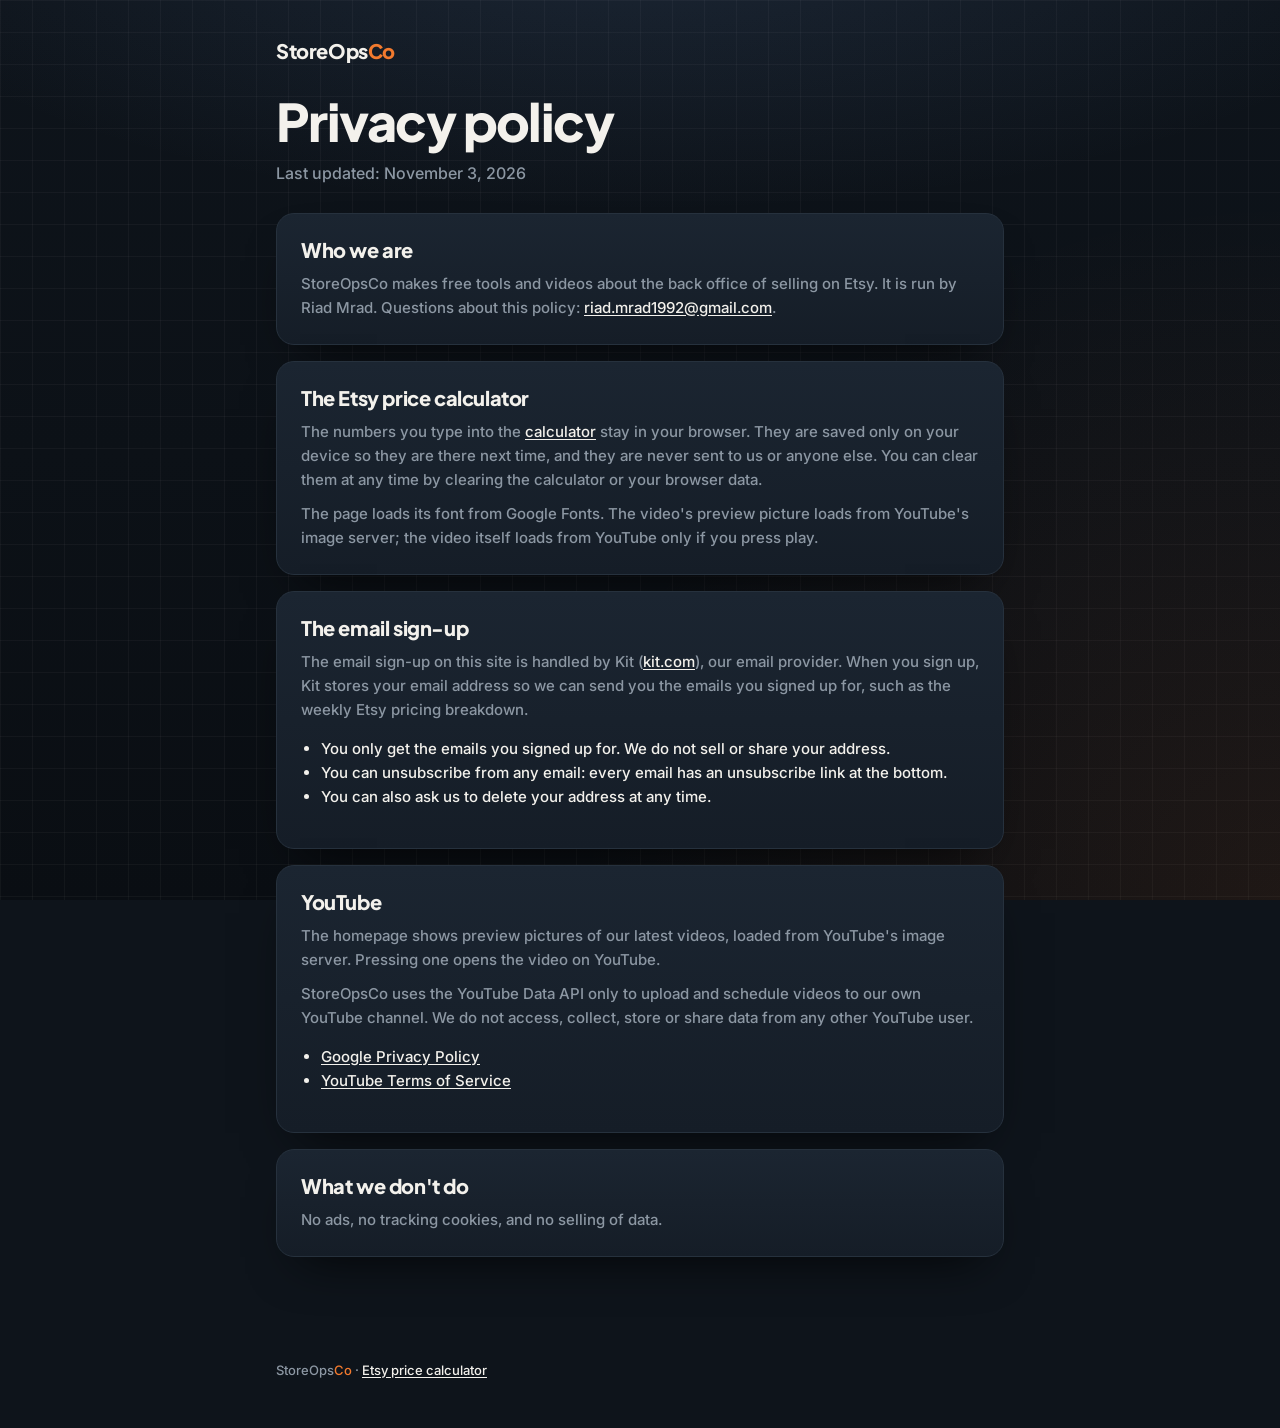
<file: privacy/index.html>
<!doctype html>
<html lang="en">
<head>
  <meta charset="utf-8">
  <meta name="viewport" content="width=device-width, initial-scale=1, viewport-fit=cover">
  <title>Privacy policy | StoreOpsCo</title>
  <meta name="description" content="How StoreOpsCo handles your data: the free Etsy price calculator, the email sign-up through Kit, YouTube videos and our use of the YouTube Data API.">
  <link rel="canonical" href="https://storeopsco.com/privacy/">
  <meta property="og:type" content="website">
  <meta property="og:site_name" content="StoreOpsCo">
  <meta property="og:url" content="https://storeopsco.com/privacy/">
  <meta property="og:title" content="Privacy policy | StoreOpsCo">
  <meta property="og:description" content="How StoreOpsCo handles your data: the free Etsy price calculator, the email sign-up through Kit, YouTube videos and our use of the YouTube Data API.">
  <meta property="og:image" content="https://storeopsco.com/og-image.png">
  <meta name="theme-color" content="#0E141B">
  <meta name="color-scheme" content="dark">
  <link rel="icon" href="/favicon.svg" type="image/svg+xml">
  <link rel="preconnect" href="https://fonts.googleapis.com">
  <link rel="preconnect" href="https://fonts.gstatic.com" crossorigin>
  <link rel="stylesheet" href="https://fonts.googleapis.com/css2?family=Inter:wght@500;600;700&family=Plus+Jakarta+Sans:wght@800&display=swap">
  <link rel="stylesheet" href="/etsy-price-calculator/styles.css">
  <style>
    .site-header, .site-footer { max-width: 760px; margin-left: auto; margin-right: auto; padding-left: 16px; padding-right: 16px; box-sizing: border-box; }
    .policy { max-width: 760px; margin: 0 auto; padding: 0 16px 48px; }
    .policy .card { margin-bottom: 16px; }
    .policy h2 { margin-top: 0; }
    .policy p, .policy li { line-height: 1.6; }
    .policy ul { padding-left: 20px; }
  </style>
</head>
<body>
  <header class="site-header">
    <p class="wordmark"><a href="/" style="color:inherit;text-decoration:none">StoreOps<span class="wordmark-co">Co</span></a></p>
    <h1>Privacy policy</h1>
    <p class="subhead">Last updated: November 3, 2026</p>
  </header>

  <main class="policy">
    <section class="card info-card">
      <h2>Who we are</h2>
      <p>StoreOpsCo makes free tools and videos about the back office of selling on Etsy. It is run by Riad Mrad. Questions about this policy: <a href="mailto:riad.mrad1992@gmail.com">riad.mrad1992@gmail.com</a>.</p>
    </section>

    <section class="card info-card">
      <h2>The Etsy price calculator</h2>
      <p>The numbers you type into the <a href="/etsy-price-calculator/">calculator</a> stay in your browser. They are saved only on your device so they are there next time, and they are never sent to us or anyone else. You can clear them at any time by clearing the calculator or your browser data.</p>
      <p>The page loads its font from Google Fonts. The video's preview picture loads from YouTube's image server; the video itself loads from YouTube only if you press play.</p>
    </section>

    <section class="card info-card">
      <h2>The email sign-up</h2>
      <p>The email sign-up on this site is handled by Kit (<a href="https://kit.com" target="_blank" rel="noopener">kit.com</a>), our email provider. When you sign up, Kit stores your email address so we can send you the emails you signed up for, such as the weekly Etsy pricing breakdown.</p>
      <ul>
        <li>You only get the emails you signed up for. We do not sell or share your address.</li>
        <li>You can unsubscribe from any email: every email has an unsubscribe link at the bottom.</li>
        <li>You can also ask us to delete your address at any time.</li>
      </ul>
    </section>

    <section class="card info-card">
      <h2>YouTube</h2>
      <p>The homepage shows preview pictures of our latest videos, loaded from YouTube's image server. Pressing one opens the video on YouTube.</p>
      <p>StoreOpsCo uses the YouTube Data API only to upload and schedule videos to our own YouTube channel. We do not access, collect, store or share data from any other YouTube user.</p>
      <ul>
        <li><a href="https://policies.google.com/privacy" target="_blank" rel="noopener">Google Privacy Policy</a></li>
        <li><a href="https://www.youtube.com/t/terms" target="_blank" rel="noopener">YouTube Terms of Service</a></li>
      </ul>
    </section>

    <section class="card info-card">
      <h2>What we don't do</h2>
      <p>No ads, no tracking cookies, and no selling of data.</p>
    </section>
  </main>

  <footer class="site-footer">
    <p class="made-by"><a href="/" style="color:inherit;text-decoration:none">StoreOps<span class="wordmark-co">Co</span></a> · <a href="/etsy-price-calculator/">Etsy price calculator</a></p>
  </footer>
</body>
</html>
</file>
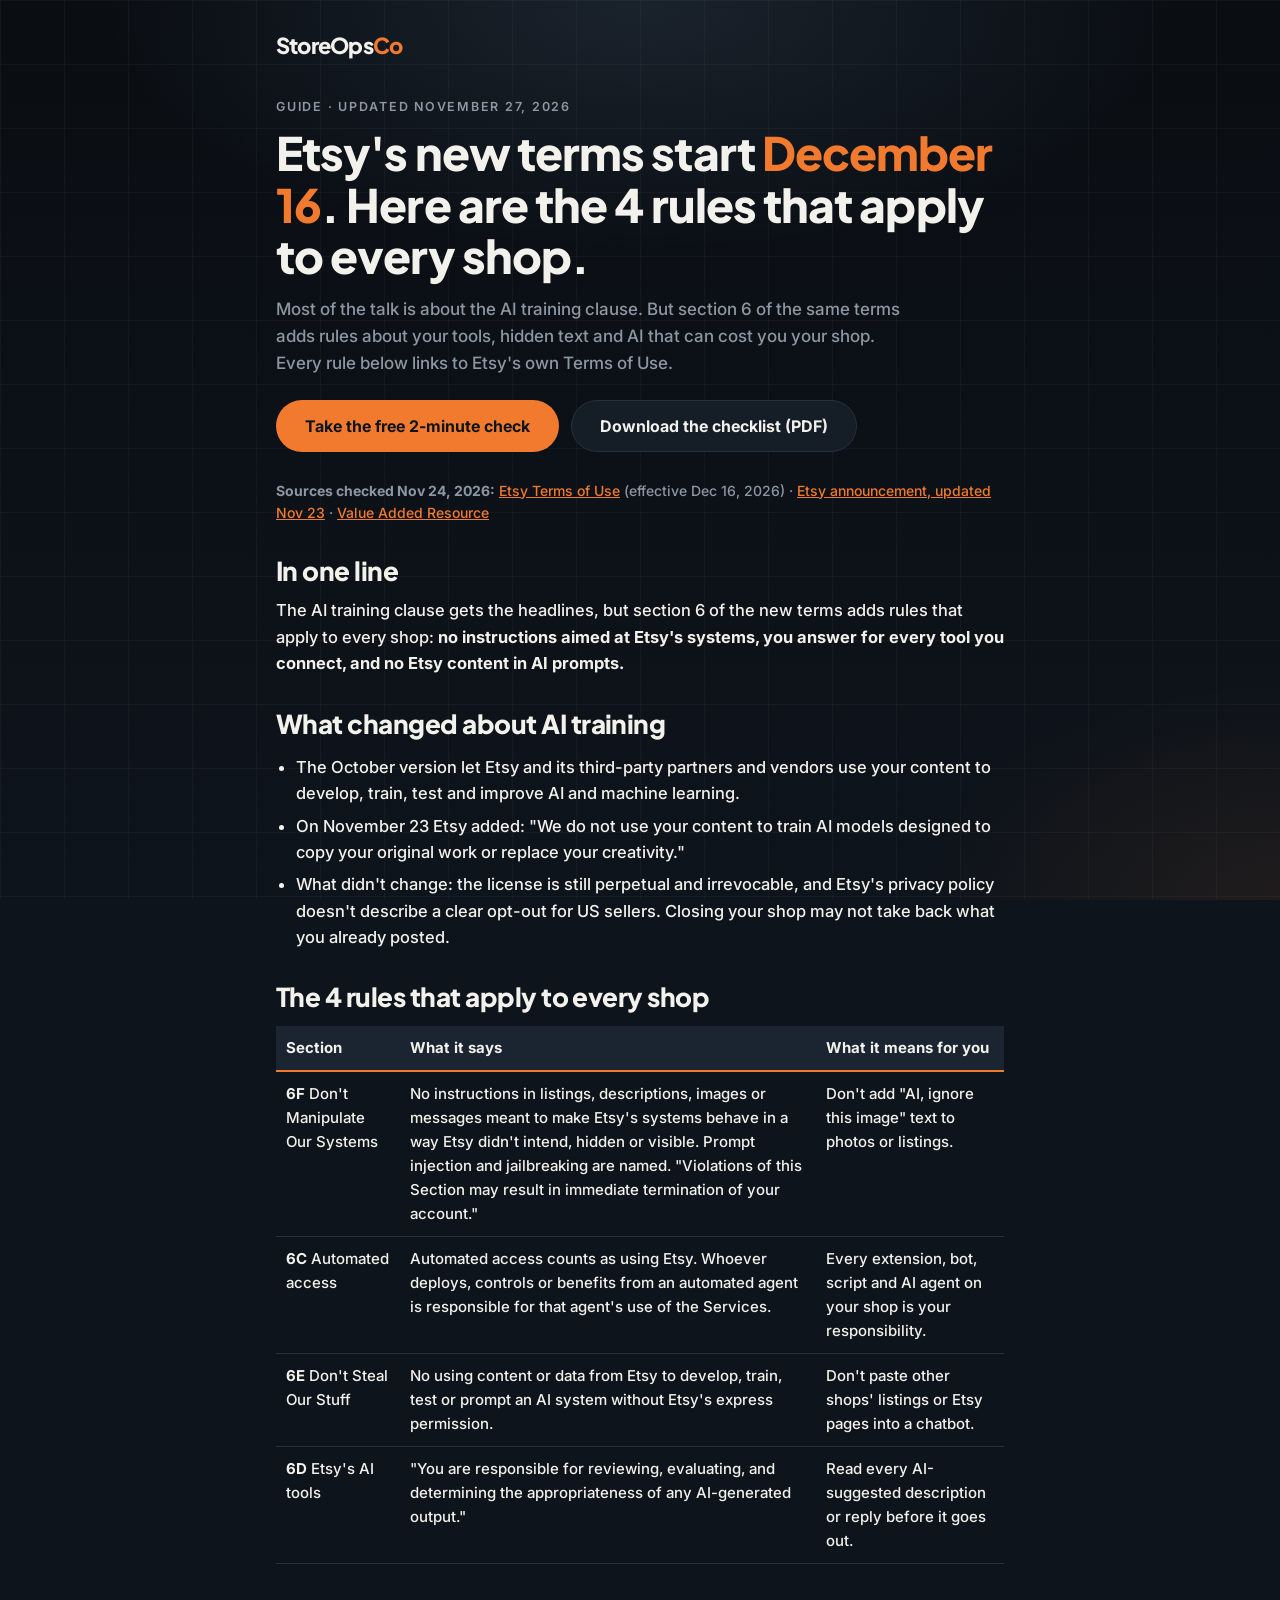
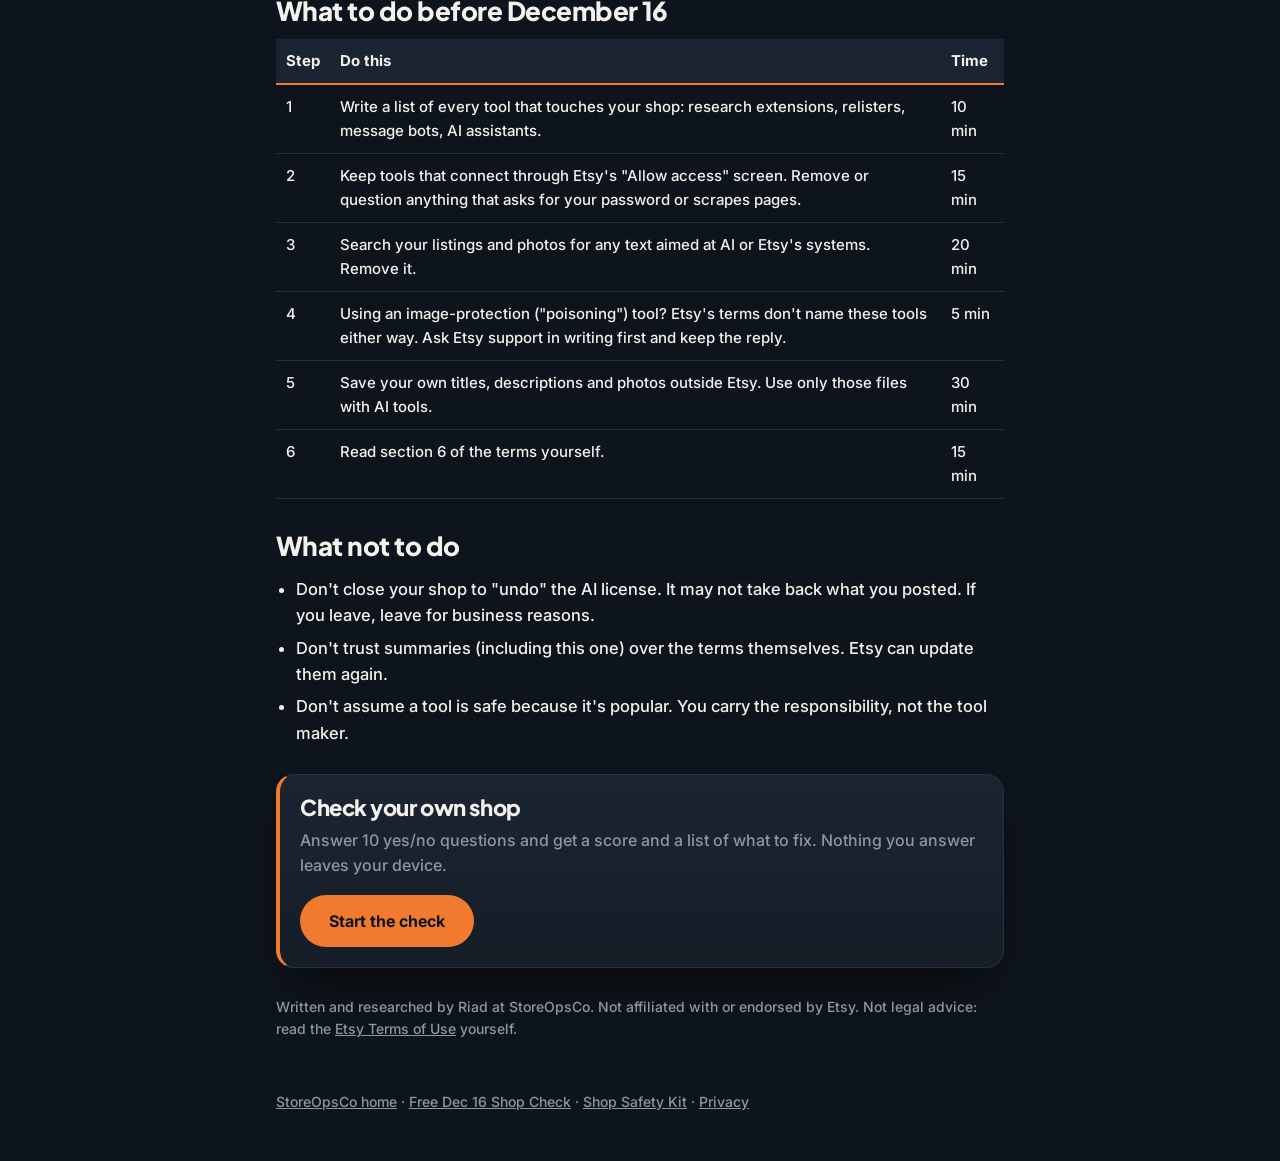
<file: guides/etsy-terms-dec-16/index.html>
<!doctype html>
<html lang="en">
<head>
  <meta charset="utf-8">
  <meta name="viewport" content="width=device-width, initial-scale=1, viewport-fit=cover">
  <title>Etsy's New Terms of Use (Dec 16, 2026): The 4 Rules That Apply to Every Shop</title>
  <meta name="description" content="Etsy's new Terms of Use start December 16, 2026. Beyond the AI training clause, sections 6C, 6D, 6E and 6F add rules for every shop: tools and AI agents, hidden instructions, prompting with Etsy content, and AI output. What changed and what to do.">
  <link rel="canonical" href="https://storeopsco.com/guides/etsy-terms-dec-16/">
  <meta property="og:type" content="article">
  <meta property="og:site_name" content="StoreOpsCo">
  <meta property="og:url" content="https://storeopsco.com/guides/etsy-terms-dec-16/">
  <meta property="og:title" content="Etsy's New Terms (Dec 16): The 4 Rules That Apply to Every Shop">
  <meta property="og:description" content="What changed in Etsy's Terms of Use, what didn't, and a 6-step to-do list before December 16.">
  <meta property="og:image" content="https://storeopsco.com/og-image.png">
  <meta name="twitter:card" content="summary_large_image">
  <meta name="theme-color" content="#0E141B">
  <meta name="color-scheme" content="dark">
  <link rel="icon" href="/favicon.svg" type="image/svg+xml">
  <link rel="preconnect" href="https://fonts.googleapis.com">
  <link rel="preconnect" href="https://fonts.gstatic.com" crossorigin>
  <link rel="stylesheet" href="https://fonts.googleapis.com/css2?family=Inter:wght@500;600;700&family=Plus+Jakarta+Sans:wght@800&display=swap">
  <script type="application/ld+json">{"@context":"https://schema.org","@type":"Article","headline":"Etsy's New Terms of Use (Dec 16, 2026): The 4 Rules That Apply to Every Shop","datePublished":"2026-11-27","dateModified":"2026-11-27","author":{"@type":"Person","name":"Riad Mrad"},"publisher":{"@type":"Organization","name":"StoreOpsCo"}}</script>
  <style>
    :root{--ground:#0E141B;--deep:#0A0E13;--surface:#151D27;--raised:#1B2531;--line:#26313D;--ink:#F3F1EC;--muted:#8C97A3;--signal:#F27A2E;--on-signal:#0E141B;--ledger:#2FBF71;--loss:#FF6B70;--caution:#F5A524;
      --head:"Plus Jakarta Sans",Inter,system-ui,-apple-system,"Segoe UI",Roboto,Arial,sans-serif;--body:Inter,system-ui,-apple-system,"Segoe UI",Roboto,Arial,sans-serif;color-scheme:dark}
    *,*::before,*::after{box-sizing:border-box}
    body{margin:0;background:var(--ground);color:var(--ink);font:500 16px/1.6 var(--body);-webkit-font-smoothing:antialiased}
    body::before{content:"";position:fixed;inset:0;z-index:-1;pointer-events:none;background:
      radial-gradient(60% 40% at 50% 0%,rgba(124,160,200,.14),transparent 70%),
      radial-gradient(40% 35% at 100% 100%,rgba(242,122,46,.08),transparent 70%),
      linear-gradient(rgba(243,241,236,.035) 1px,transparent 1px) 0 0/64px 64px,
      linear-gradient(90deg,rgba(243,241,236,.035) 1px,transparent 1px) 0 0/64px 64px,
      linear-gradient(180deg,var(--deep),var(--ground))}
    h1,h2,h3{font-family:var(--head);font-weight:800;letter-spacing:-.02em;line-height:1.12;margin:0}
    p{margin:0 0 1em}
    a{color:inherit}
    :focus-visible{outline:3px solid var(--signal);outline-offset:2px;border-radius:6px}
    .wrap{max-width:760px;margin:0 auto;padding:0 16px}
    header.top{padding:28px 0 8px}
    .wm{font-family:var(--head);font-weight:800;letter-spacing:-.035em;font-size:22px;text-decoration:none;color:var(--ink)}
    .wm span{color:var(--signal)}
    .hero{padding:28px 0 20px}
    .kicker{font:600 12.5px/1.3 var(--body);text-transform:uppercase;letter-spacing:.14em;color:var(--muted);margin:0 0 12px}
    .hero h1{font-size:clamp(30px,6vw,46px);margin:0 0 14px}
    .hero h1 .sig{color:var(--signal)}
    .lead{color:var(--muted);font-size:17px;max-width:58ch}
    .card{background:linear-gradient(180deg,var(--raised),var(--surface));border:1px solid var(--line);border-radius:18px;box-shadow:0 24px 50px -24px rgba(0,0,0,.8);padding:20px}
    .progress{display:flex;align-items:center;gap:12px;margin:8px 0 16px;color:var(--muted);font-size:14px}
    .bar{flex:1;height:6px;background:var(--line);border-radius:999px;overflow:hidden}
    .bar i{display:block;height:100%;width:0;background:var(--signal);transition:width .25s}
    ol.qs{list-style:none;margin:0;padding:0;display:grid;gap:14px}
    .q{padding:18px}
    .q .tag{display:inline-block;font:700 12px/1 var(--body);letter-spacing:.06em;text-transform:uppercase;color:var(--muted);border:1px solid var(--line);border-radius:999px;padding:5px 10px;margin-bottom:10px}
    .q h2{font:700 17px/1.45 var(--body);letter-spacing:0;margin:0 0 4px}
    .q .hint{color:var(--muted);font-size:14.5px;margin:0 0 12px}
    .opts{display:flex;flex-wrap:wrap;gap:10px;border:0;margin:0;padding:0}
    .opts legend{position:absolute;width:1px;height:1px;overflow:hidden;clip:rect(0 0 0 0)}
    .opts label{position:relative;display:inline-flex;align-items:center;min-height:44px;padding:0 20px;border-radius:999px;border:1px solid var(--line);background:var(--surface);cursor:pointer;font-weight:700;font-size:15px;user-select:none}
    .opts input{position:absolute;opacity:0;inset:0;margin:0;cursor:pointer}
    .opts label:has(input:focus-visible){outline:3px solid var(--signal);outline-offset:2px}
    .opts label:has(input[value="yes"]:checked){background:rgba(47,191,113,.16);border-color:var(--ledger);color:var(--ink)}
    .opts label:has(input[value="no"]:checked){background:rgba(255,107,112,.14);border-color:var(--loss)}
    .opts label:has(input[value="na"]:checked){background:rgba(140,151,163,.16);border-color:var(--muted)}
    .btn{display:inline-flex;align-items:center;justify-content:center;min-height:52px;padding:0 28px;border-radius:999px;font:700 16px/1 var(--body);text-decoration:none;border:1px solid transparent;cursor:pointer}
    .btn.primary{background:var(--signal);color:var(--on-signal)}
    .btn.primary:hover{background:#ff8a42}
    .btn.primary[disabled]{opacity:.45;cursor:not-allowed}
    .btn.secondary{background:var(--surface);color:var(--ink);border-color:var(--line)}
    .actions{display:flex;flex-wrap:wrap;gap:12px;align-items:center;margin:22px 0 8px}
    .actions small{color:var(--muted)}
    #result{margin:28px 0}
    .score{display:flex;align-items:baseline;gap:10px;margin:0 0 6px}
    .score b{font:800 clamp(56px,14vw,88px)/1 var(--head);letter-spacing:-.04em;color:var(--signal);text-shadow:0 0 40px rgba(242,122,46,.45)}
    .score span{font:800 28px/1 var(--head);color:var(--muted)}
    .verdict{font:700 19px/1.4 var(--body);margin:0 0 18px}
    .fixes{list-style:none;padding:0;margin:0 0 6px;display:grid;gap:12px}
    .fix{border-left:4px solid var(--loss);padding:12px 14px;background:var(--surface);border-radius:0 12px 12px 0}
    .fix strong{display:block;margin-bottom:4px}
    .fix p{margin:0;color:var(--muted);font-size:15px}
    .fix .src{font-size:13px;margin-top:6px}
    .good{color:var(--ledger);font-weight:700}
    .cta{margin-top:20px;border-left:4px solid var(--signal)}
    .cta h2{font-size:22px;margin:0 0 8px}
    .cta p{color:var(--muted)}
    .cta small{display:block;margin-top:10px;color:var(--muted);font-size:13px}
    .note{color:var(--muted);font-size:14px}
    footer{padding:36px 0 48px;color:var(--muted);font-size:14px}
    footer a{color:var(--muted)}
    @media print{body::before{display:none}.actions,.cta{display:none}}
  
    article h2{font-size:clamp(20px,3.6vw,26px);margin:32px 0 12px}
    article p,article li{font-size:16.5px}
    article ul{padding-left:20px}
    article li{margin-bottom:6px}
    article a{color:var(--signal)}
    .tablewrap{overflow-x:auto;margin:14px 0}
    article table{border-collapse:collapse;width:100%;min-width:560px;font-size:15px}
    article th{background:var(--raised);text-align:left;padding:10px;border-bottom:2px solid var(--signal)}
    article td{padding:10px;border-bottom:1px solid var(--line);vertical-align:top}
    article blockquote{margin:14px 0;padding:12px 16px;border-left:4px solid var(--signal);background:var(--surface);border-radius:0 12px 12px 0}
    .src{color:var(--muted);font-size:14px}
    .cta{margin:28px 0}
[hidden]{display:none!important}</style>
</head>
<body>
  <div class="wrap">
    <header class="top"><a class="wm" href="/">StoreOps<span>Co</span></a></header>
    <section class="hero">
      <p class="kicker">Guide · Updated November 27, 2026</p>
      <h1>Etsy's new terms start <span class="sig">December 16</span>. Here are the 4 rules that apply to every shop.</h1>
      <p class="lead">Most of the talk is about the AI training clause. But section 6 of the same terms adds rules about your tools, hidden text and AI that can cost you your shop. Every rule below links to Etsy's own Terms of Use.</p>
      <div class="actions"><a class="btn primary" href="/check/">Take the free 2-minute check</a><a class="btn secondary" href="/downloads/dec-16-shop-checklist.pdf">Download the checklist (PDF)</a></div>
    </section>
    <article>
<p class="src"><strong>Sources checked Nov 24, 2026:</strong> <a href="https://www.etsy.com/legal/terms-of-use">Etsy Terms of Use</a> (effective Dec 16, 2026) · <a href="https://community.etsy.com/forum/announcements-290/topic/updated-nov-23-our-recent-terms-of-use-update-192097/">Etsy announcement, updated Nov 23</a> · <a href="https://www.valueaddedresource.net/etsy-revises-ai-training-terms/">Value Added Resource</a></p>
<h2 id="in-one-line">In one line</h2>
<p>The AI training clause gets the headlines, but section 6 of the new terms adds rules that apply to every shop: <strong>no instructions aimed at Etsy's systems, you answer for every tool you connect, and no Etsy content in AI prompts.</strong></p>
<h2 id="what-changed-about-ai-training">What changed about AI training</h2>
<ul>
<li>The October version let Etsy and its third-party partners and vendors use your content to develop, train, test and improve AI and machine learning.</li>
<li>On November 23 Etsy added: "We do not use your content to train AI models designed to copy your original work or replace your creativity."</li>
<li>What didn't change: the license is still perpetual and irrevocable, and Etsy's privacy policy doesn't describe a clear opt-out for US sellers. Closing your shop may not take back what you already posted.</li>
</ul>
<h2 id="the-4-rules-that-apply-to-every-shop">The 4 rules that apply to every shop</h2>
<div class="tablewrap"><table>
<thead>
<tr class="header">
<th>Section</th>
<th>What it says</th>
<th>What it means for you</th>
</tr>
</thead>
<tbody>
<tr class="odd">
<td><strong>6F</strong> Don't Manipulate Our Systems</td>
<td>No instructions in listings, descriptions, images or messages meant to make Etsy's systems behave in a way Etsy didn't intend, hidden or visible. Prompt injection and jailbreaking are named. "Violations of this Section may result in immediate termination of your account."</td>
<td>Don't add "AI, ignore this image" text to photos or listings.</td>
</tr>
<tr class="even">
<td><strong>6C</strong> Automated access</td>
<td>Automated access counts as using Etsy. Whoever deploys, controls or benefits from an automated agent is responsible for that agent's use of the Services.</td>
<td>Every extension, bot, script and AI agent on your shop is your responsibility.</td>
</tr>
<tr class="odd">
<td><strong>6E</strong> Don't Steal Our Stuff</td>
<td>No using content or data from Etsy to develop, train, test or prompt an AI system without Etsy's express permission.</td>
<td>Don't paste other shops' listings or Etsy pages into a chatbot.</td>
</tr>
<tr class="even">
<td><strong>6D</strong> Etsy's AI tools</td>
<td>"You are responsible for reviewing, evaluating, and determining the appropriateness of any AI-generated output."</td>
<td>Read every AI-suggested description or reply before it goes out.</td>
</tr>
</tbody>
</table></div>
<h2 id="what-to-do-before-december-16">What to do before December 16</h2>
<div class="tablewrap"><table>
<thead>
<tr class="header">
<th>Step</th>
<th>Do this</th>
<th>Time</th>
</tr>
</thead>
<tbody>
<tr class="odd">
<td>1</td>
<td>Write a list of every tool that touches your shop: research extensions, relisters, message bots, AI assistants.</td>
<td>10 min</td>
</tr>
<tr class="even">
<td>2</td>
<td>Keep tools that connect through Etsy's "Allow access" screen. Remove or question anything that asks for your password or scrapes pages.</td>
<td>15 min</td>
</tr>
<tr class="odd">
<td>3</td>
<td>Search your listings and photos for any text aimed at AI or Etsy's systems. Remove it.</td>
<td>20 min</td>
</tr>
<tr class="even">
<td>4</td>
<td>Using an image-protection ("poisoning") tool? Etsy's terms don't name these tools either way. Ask Etsy support in writing first and keep the reply.</td>
<td>5 min</td>
</tr>
<tr class="odd">
<td>5</td>
<td>Save your own titles, descriptions and photos outside Etsy. Use only those files with AI tools.</td>
<td>30 min</td>
</tr>
<tr class="even">
<td>6</td>
<td>Read section 6 of the terms yourself.</td>
<td>15 min</td>
</tr>
</tbody>
</table></div>
<h2 id="what-not-to-do">What not to do</h2>
<ul>
<li>Don't close your shop to "undo" the AI license. It may not take back what you posted. If you leave, leave for business reasons.</li>
<li>Don't trust summaries (including this one) over the terms themselves. Etsy can update them again.</li>
<li>Don't assume a tool is safe because it's popular. You carry the responsibility, not the tool maker.</li>
</ul>

    </article>
    <div class="card cta">
      <h2 style="font-size:22px;margin:0 0 8px">Check your own shop</h2>
      <p style="color:var(--muted)">Answer 10 yes/no questions and get a score and a list of what to fix. Nothing you answer leaves your device.</p>
      <a class="btn primary" href="/check/">Start the check</a>
    </div>
    <p class="note">Written and researched by Riad at StoreOpsCo. Not affiliated with or endorsed by Etsy. Not legal advice: read the <a href="https://www.etsy.com/legal/terms-of-use" target="_blank" rel="noopener">Etsy Terms of Use</a> yourself.</p>
    <footer><a href="/">StoreOpsCo home</a> · <a href="/check/">Free Dec 16 Shop Check</a> · <a href="/kit/">Shop Safety Kit</a> · <a href="/privacy/">Privacy</a></footer>
  </div>
</body>
</html>
</file>
<file: etsy-price-calculator/styles.css>
/* StoreOpsCo Etsy price calculator. Mobile first; colours from ref-brand.md. */

:root {
  --ground: #0E141B;
  --ground-deep: #0A0E13;
  --surface: #151D27;
  --surface-raised: #1B2531;
  --line: #26313D;
  --ink: #F3F1EC;
  --ink-muted: #8C97A3;
  --signal: #F27A2E;
  --on-signal: #0E141B;
  --ledger: #2FBF71;
  --loss: #FF6B70;
  --caution: #F5A524;

  --font-display: "Plus Jakarta Sans", "Segoe UI", system-ui, -apple-system, Roboto, Arial, sans-serif;
  --font-body: "Inter", "Segoe UI", system-ui, -apple-system, Roboto, Arial, sans-serif;

  --r-input: 8px;
  --r-tile: 14px;
  --r-card: 18px;
  --gutter: 16px;
  --sticky-bar-h: 64px;

  color-scheme: dark;
}

*,
*::before,
*::after { box-sizing: border-box; }

html { -webkit-text-size-adjust: 100%; }

body {
  margin: 0;
  min-height: 100vh;
  background: var(--ground);
  color: var(--ink);
  font-family: var(--font-body);
  font-size: 15px;
  font-weight: 500;
  line-height: 1.5;
  padding-bottom: calc(var(--sticky-bar-h) + 24px + env(safe-area-inset-bottom, 0px));
  overflow-x: hidden;
}

/* Page background: gradient, soft blue highlight at the top, faint orange
   glow in a bottom corner, and a very faint hairline grid. */
body::before {
  content: "";
  position: fixed;
  inset: 0;
  z-index: -1;
  pointer-events: none;
  background:
    radial-gradient(ellipse 90% 45% at 50% -8%, rgba(110, 150, 210, 0.14), transparent 70%),
    radial-gradient(circle at 100% 100%, rgba(242, 122, 46, 0.09), transparent 45%),
    linear-gradient(rgba(255, 255, 255, 0.035) 1px, transparent 1px) 0 0 / 32px 32px,
    linear-gradient(90deg, rgba(255, 255, 255, 0.035) 1px, transparent 1px) 0 0 / 32px 32px,
    linear-gradient(180deg, var(--ground) 0%, var(--ground-deep) 100%);
}

h1, h2, h3, p, dl, dd, fieldset { margin: 0; }

a { color: var(--ink); }

:focus-visible {
  outline: 3px solid var(--signal);
  outline-offset: 2px;
}

.skip-link {
  position: absolute;
  left: var(--gutter);
  top: -100px;
  z-index: 20;
  padding: 12px 16px;
  border-radius: 999px;
  background: var(--signal);
  color: var(--on-signal);
  font-weight: 700;
  text-decoration: none;
}
.skip-link:focus { top: 12px; }

/* ---------- header ---------- */

.site-header {
  max-width: 1160px;
  margin: 0 auto;
  padding: 24px var(--gutter) 20px;
}

.wordmark {
  font-family: var(--font-display);
  font-weight: 800;
  font-size: 20px;
  letter-spacing: -0.02em;
  color: var(--ink);
  margin-bottom: 28px;
}
.wordmark-co { color: var(--signal); }

h1 {
  font-family: var(--font-display);
  font-weight: 800;
  font-size: clamp(32px, 9vw, 52px);
  line-height: 1.05;
  letter-spacing: -0.03em;
}

.subhead {
  margin-top: 12px;
  max-width: 60ch;
  color: var(--ink-muted);
  font-size: 16px;
}

/* ---------- layout ---------- */

.layout {
  max-width: 1160px;
  margin: 0 auto;
  padding: 0 var(--gutter);
  display: grid;
  grid-template-columns: minmax(0, 1fr);
  gap: 16px;
}

.col-inputs,
.results-sticky {
  display: grid;
  gap: 16px;
  min-width: 0;
}
.col-results { min-width: 0; }

@media (min-width: 960px) {
  body { padding-bottom: 32px; }
  .site-header { padding-top: 36px; padding-bottom: 28px; }
  .layout {
    grid-template-columns: minmax(0, 1fr) 400px;
    align-items: start;
    gap: 24px;
  }
  .col-inputs { grid-column: 1; grid-row: 1; }
  .col-results { grid-column: 2; grid-row: 1 / span 2; align-self: stretch; }
  .next-stack { grid-column: 1; grid-row: 2; }
  .results-sticky {
    position: sticky;
    top: 16px;
    max-height: calc(100vh - 32px);
    overflow-y: auto;
    border-radius: var(--r-card);
    scrollbar-width: thin;
  }
}

/* ---------- cards ---------- */

.card {
  background: linear-gradient(180deg, var(--surface-raised) 0%, var(--surface) 100%);
  border: 1px solid var(--line);
  border-radius: var(--r-card);
  box-shadow: 0 24px 50px -24px rgba(0, 0, 0, 0.8);
  padding: 20px 16px;
  min-width: 0;
}
@media (min-width: 480px) {
  .card { padding: 24px; }
}

.card h2 {
  font-family: var(--font-display);
  font-weight: 800;
  font-size: 20px;
  letter-spacing: -0.02em;
  line-height: 1.2;
}

.card-head {
  display: flex;
  align-items: center;
  justify-content: space-between;
  gap: 12px;
  margin-bottom: 16px;
}

.kicker,
.card h2.kicker {
  font-family: var(--font-body);
  font-size: 12px;
  font-weight: 700;
  letter-spacing: 0.14em;
  text-transform: uppercase;
  color: var(--ink-muted);
}

/* ---------- fields ---------- */

.field-grid {
  display: grid;
  grid-template-columns: minmax(0, 1fr);
  gap: 16px;
}
@media (min-width: 600px) {
  .field-grid { grid-template-columns: repeat(2, minmax(0, 1fr)); }
}

.field { min-width: 0; }

label,
legend {
  display: block;
  font-size: 13px;
  font-weight: 600;
  color: var(--ink);
  margin-bottom: 6px;
}
.optional { color: var(--ink-muted); font-weight: 500; }

.helper {
  margin-top: 6px;
  font-size: 13px;
  color: var(--ink-muted);
  line-height: 1.45;
}

.input-wrap {
  display: flex;
  align-items: center;
  min-height: 48px;
  background: var(--ground);
  border: 1px solid var(--line);
  border-radius: var(--r-input);
}
.input-wrap:focus-within {
  background: var(--surface-raised);
  border-color: var(--signal);
  outline: 3px solid var(--signal);
  outline-offset: 2px;
}
.input-wrap.has-error { border-color: var(--loss); }
.input-wrap.has-warn { border-color: var(--caution); }

.input-wrap input,
.input-wrap select {
  flex: 1 1 auto;
  min-width: 0;
  width: 100%;
  min-height: 46px;
  padding: 10px 12px;
  border: 0;
  background: transparent;
  color: var(--ink);
  font: inherit;
  font-size: 16px; /* 16px stops phones zooming in on focus */
  font-variant-numeric: tabular-nums;
}
.input-wrap input:focus,
.input-wrap select:focus { outline: none; }
.input-wrap input::placeholder { color: var(--ink-muted); opacity: 1; }

.affix {
  flex: 0 0 auto;
  color: var(--ink-muted);
  font-size: 15px;
  font-weight: 600;
  user-select: none;
}
.prefix { padding-left: 12px; margin-right: -6px; }
.suffix { padding-right: 12px; margin-left: -4px; }

.select-wrap { position: relative; }
.select-wrap select {
  appearance: none;
  -webkit-appearance: none;
  padding-right: 40px;
  cursor: pointer;
}
.select-wrap::after {
  content: "";
  position: absolute;
  right: 16px;
  top: 50%;
  width: 8px;
  height: 8px;
  border-right: 2px solid var(--ink-muted);
  border-bottom: 2px solid var(--ink-muted);
  transform: translateY(-70%) rotate(45deg);
  pointer-events: none;
}
.select-wrap option { background: var(--surface); color: var(--ink); }

.field-msg {
  margin-top: 6px;
  font-size: 13px;
  font-weight: 600;
  color: var(--loss);
}
.field-msg-warn { color: var(--caution); }

/* ---------- materials ---------- */

.materials {
  border: 0;
  padding: 0;
  margin: 24px 0;
  min-width: 0;
}
.materials legend {
  font-family: var(--font-display);
  font-weight: 800;
  font-size: 16px;
  letter-spacing: -0.02em;
  padding: 0;
  margin-bottom: 0;
}

.material-lines {
  display: grid;
  gap: 12px;
  margin-top: 12px;
}

.mline {
  border: 1px solid var(--line);
  border-radius: var(--r-tile);
  padding: 8px 12px 14px;
  background: rgba(14, 20, 27, 0.45);
  display: grid;
  gap: 10px;
  min-width: 0;
}

.mline-head {
  display: flex;
  align-items: center;
  gap: 8px;
  min-height: 44px;
}
.mline-title {
  font-size: 12px;
  font-weight: 700;
  letter-spacing: 0.14em;
  text-transform: uppercase;
  color: var(--ink-muted);
}
.mline-cost {
  margin-left: auto;
  font-size: 13px;
  font-weight: 600;
  font-variant-numeric: tabular-nums;
  color: var(--ink);
  text-align: right;
}

.mline-numbers {
  display: grid;
  grid-template-columns: repeat(3, minmax(0, 1fr));
  gap: 8px;
  align-items: end;
}
.mline-numbers label { font-size: 12px; line-height: 1.3; }
.mline-numbers .input-wrap input { padding-left: 10px; padding-right: 8px; }
.mline-numbers .prefix { padding-left: 10px; }
/* Each line's messages sit under the whole row, so the row stays aligned. */
.mline-numbers .field { display: flex; flex-direction: column; justify-content: flex-end; height: 100%; }
.mline-numbers .field label { margin-top: auto; }

.icon-btn {
  flex: 0 0 auto;
  width: 44px;
  height: 44px;
  margin-right: -8px;
  border: 0;
  border-radius: 999px;
  background: transparent;
  color: var(--ink-muted);
  font-size: 24px;
  line-height: 1;
  cursor: pointer;
}
.icon-btn:hover { background: var(--surface-raised); color: var(--ink); }

/* ---------- buttons ---------- */

.btn {
  display: inline-flex;
  align-items: center;
  justify-content: center;
  min-height: 48px;
  padding: 12px 22px;
  border-radius: 999px;
  border: 1px solid transparent;
  font: inherit;
  font-size: 15px;
  font-weight: 700;
  line-height: 1.2;
  text-align: center;
  text-decoration: none;
  cursor: pointer;
}
.btn-primary {
  background: var(--signal);
  color: var(--on-signal);
}
.btn-primary:hover { background: #F58A44; }
.btn-secondary {
  background: var(--surface);
  color: var(--ink);
  border-color: var(--line);
}
.btn-secondary:hover { background: var(--surface-raised); border-color: #3A4757; }
.btn-small {
  min-height: 44px;
  padding: 8px 16px;
  font-size: 14px;
  white-space: nowrap;
}
.btn-add { margin-top: 12px; width: 100%; }
@media (min-width: 600px) {
  .btn-add { width: auto; }
}

/* ---------- settings (collapsible) ---------- */

.card-settings details > summary {
  display: grid;
  grid-template-columns: minmax(0, 1fr) 44px;
  align-items: center;
  column-gap: 12px;
  min-height: 44px;
  list-style: none;
  cursor: pointer;
  border-radius: var(--r-input);
}
.card-settings details > summary::-webkit-details-marker { display: none; }
.card-settings summary h2 { grid-column: 1; }
.summary-sub {
  grid-column: 1;
  margin-top: 4px;
  font-size: 13px;
  color: var(--ink-muted);
}
.chevron {
  grid-column: 2;
  grid-row: 1 / span 2;
  justify-self: end;
  width: 44px;
  height: 44px;
  border-radius: 999px;
  border: 1px solid var(--line);
  position: relative;
}
.chevron::after {
  content: "";
  position: absolute;
  left: 50%;
  top: 50%;
  width: 8px;
  height: 8px;
  border-right: 2px solid var(--ink);
  border-bottom: 2px solid var(--ink);
  transform: translate(-50%, -70%) rotate(45deg);
}
details[open] .chevron::after { transform: translate(-50%, -30%) rotate(-135deg); }

.settings-note { margin: 16px 0; }
.card-settings .btn-small { margin-top: 20px; }

/* ---------- result ---------- */

.card-result:focus { outline: none; }
.card-result:focus-visible { outline: 3px solid var(--signal); outline-offset: 2px; }

.big-price {
  margin-top: 6px;
  font-family: var(--font-display);
  font-weight: 800;
  font-size: clamp(48px, 15vw, 64px);
  line-height: 1;
  letter-spacing: -0.03em;
  color: var(--signal);
  font-variant-numeric: tabular-nums;
  text-shadow: 0 0 40px rgba(242, 122, 46, 0.45); /* the one glow on the page */
  overflow-wrap: anywhere;
}
.rec-basis {
  margin-top: 8px;
  color: var(--ink-muted);
  font-size: 14px;
}

.notice {
  margin-top: 12px;
  padding: 12px 14px;
  border-radius: var(--r-input);
  border: 1px solid var(--line);
  background: var(--ground);
  font-size: 14px;
  font-weight: 600;
}
.notice-error {
  border-color: var(--loss);
  color: var(--ink);
}

.current {
  margin-top: 20px;
  padding-top: 20px;
  border-top: 1px solid var(--line);
}
.current-head {
  display: flex;
  flex-wrap: wrap;
  align-items: center;
  justify-content: space-between;
  gap: 8px 12px;
}
.current-label { font-size: 14px; font-weight: 600; }

.pill {
  display: inline-flex;
  align-items: center;
  gap: 8px;
  padding: 6px 12px;
  border-radius: 999px;
  border: 1px solid currentColor;
  font-size: 13px;
  font-weight: 700;
  white-space: nowrap;
}
.pill::before {
  content: "";
  width: 8px;
  height: 8px;
  border-radius: 50%;
  background: currentColor;
}
.pill-losing { color: var(--loss); background: rgba(255, 107, 112, 0.1); }
.pill-below { color: var(--caution); background: rgba(245, 165, 36, 0.1); }
.pill-healthy { color: var(--ledger); background: rgba(47, 191, 113, 0.1); }
.pill-none { color: var(--ink-muted); }

.tiles {
  display: grid;
  grid-template-columns: repeat(3, minmax(0, 1fr));
  gap: 8px;
  margin-top: 14px;
}
.tile {
  background: var(--ground);
  border: 1px solid var(--line);
  border-radius: var(--r-tile);
  padding: 10px 10px 12px;
  min-width: 0;
}
.tile-label {
  font-size: 12px;
  color: var(--ink-muted);
  font-weight: 600;
}
.tile-value {
  margin-top: 4px;
  font-family: var(--font-display);
  font-weight: 800;
  font-size: clamp(16px, 5vw, 20px);
  letter-spacing: -0.02em;
  font-variant-numeric: tabular-nums;
  overflow-wrap: anywhere;
}
.is-profit { color: var(--ledger); }
.is-loss { color: var(--loss); }

.gap-note {
  margin-top: 10px;
  font-size: 13px;
  color: var(--ink-muted);
}

.no-current { margin-top: 16px; }

.cost-summary {
  margin-top: 20px;
  padding-top: 16px;
  border-top: 1px solid var(--line);
  display: grid;
  gap: 6px;
}
.cost-row {
  display: flex;
  justify-content: space-between;
  gap: 12px;
  font-size: 14px;
  color: var(--ink-muted);
}
.cost-row dd { font-variant-numeric: tabular-nums; color: var(--ink); font-weight: 600; }
.cost-total { color: var(--ink); font-weight: 700; font-size: 15px; }
.cost-total dd { font-weight: 700; }
.cost-row:not(.cost-total) dt { padding-left: 12px; }

/* ---------- receipt ---------- */

.card-receipt .helper { margin-top: 6px; }

.receipt {
  margin-top: 14px;
  display: grid;
}
.receipt-row {
  display: flex;
  justify-content: space-between;
  align-items: baseline;
  gap: 12px;
  padding: 8px 0;
  border-bottom: 1px dashed var(--line);
  font-size: 14px;
}
.receipt-row dd {
  font-variant-numeric: tabular-nums;
  font-weight: 600;
  text-align: right;
  white-space: nowrap;
}
.receipt-row.is-zero { color: var(--ink-muted); }
.receipt-sub { color: var(--ink-muted); }
.receipt-sub dd { color: var(--ink); }
.receipt-received {
  font-weight: 700;
  border-bottom: 1px solid var(--line);
  margin-bottom: 4px;
}
.receipt-profit {
  border-bottom: 0;
  border-top: 1px solid var(--line);
  margin-top: 4px;
  padding-top: 12px;
  font-size: 16px;
  font-weight: 700;
  color: var(--ledger);
}
.receipt-profit dd {
  font-family: var(--font-display);
  font-weight: 800;
  font-size: 20px;
  letter-spacing: -0.02em;
}
.receipt-profit.is-loss { color: var(--loss); }

/* ---------- next step ---------- */

.next-stack { display: grid; gap: 16px; min-width: 0; }
[hidden] { display: none !important; }
.more-products {
  margin-top: 8px;
  font-size: 13px;
  color: var(--ink-muted);
}
.more-products a {
  color: var(--signal);
  text-decoration: underline;
  display: inline-block;
  padding: 12px 0;
  margin: -12px 0;
}
.card-next p {
  margin-top: 8px;
  color: var(--ink-muted);
  max-width: 60ch;
}
.next-actions {
  display: flex;
  flex-wrap: wrap;
  gap: 12px;
  margin-top: 18px;
}
.next-actions .btn { flex: 1 1 240px; }
@media (min-width: 600px) {
  .next-actions .btn { flex: 0 1 auto; }
}

/* ---------- guide, FAQ, video, email (below the calculator) ---------- */

.info { display: grid; gap: 16px; min-width: 0; margin-top: 16px; }
@media (min-width: 960px) {
  .info { grid-column: 1 / -1; grid-row: 3; margin-top: 24px; gap: 24px; }
}
.info-card > p,
.faq p {
  margin-top: 10px;
  color: var(--ink-muted);
  max-width: 70ch;
}
.info-card a:not(.btn),
.site-footer a { color: var(--ink); text-decoration: underline; text-underline-offset: 2px; }
.info-card a:not(.btn):hover,
.site-footer a:hover { color: var(--signal); }

.info-card > p.formula {
  margin: 16px 0;
  padding: 14px 16px;
  max-width: none;
  background: var(--ground);
  border: 1px solid var(--line);
  border-left: 3px solid var(--signal);
  border-radius: var(--r-input);
  color: var(--ink);
  font-weight: 700;
  font-size: 16px;
  font-variant-numeric: tabular-nums;
  overflow-wrap: anywhere;
}

.faq h3 {
  margin-top: 20px;
  font-size: 16px;
  font-weight: 700;
  line-height: 1.35;
  color: var(--ink);
}
.faq h3:first-child { margin-top: 16px; }
.faq p { margin-top: 6px; }

.video-box {
  position: relative;
  margin-top: 16px;
  aspect-ratio: 16 / 9;
  border-radius: var(--r-tile);
  overflow: hidden;
  border: 1px solid var(--line);
  background: var(--ground);
}
.video-box iframe,
.video-facade {
  position: absolute;
  inset: 0;
  width: 100%;
  height: 100%;
  border: 0;
}
.video-facade {
  padding: 0;
  background: var(--ground);
  cursor: pointer;
}
.video-facade img { width: 100%; height: 100%; object-fit: cover; display: block; }
.video-facade:focus-visible { outline-offset: -3px; }
.video-play {
  position: absolute;
  left: 80%; /* the poster's empty right side, clear of its headline */
  top: 50%;
  width: 72px;
  height: 72px;
  transform: translate(-50%, -50%);
  border-radius: 50%;
  background: var(--signal);
  box-shadow: 0 10px 30px rgba(0, 0, 0, 0.5);
}
.video-play::after {
  content: "";
  position: absolute;
  left: 29px;
  top: 22px;
  border-style: solid;
  border-width: 14px 0 14px 22px;
  border-color: transparent transparent transparent var(--on-signal);
}
.video-facade:hover .video-play { background: #F58A44; }
.video-box + .helper,
.video-watch + .helper { margin-top: 10px; }
.video-watch { margin-top: 14px; font-weight: 600; }

.info-card .fee-list { max-width: 70ch; }
.info-sub {
  margin-top: 24px;
  font-size: 16px;
  font-weight: 700;
  line-height: 1.35;
  color: var(--ink);
}
.info-card > .fee-source { margin-top: 20px; }

/* ---------- footer ---------- */

.site-footer {
  max-width: 1160px;
  margin: 0 auto;
  padding: 32px var(--gutter) 16px;
  font-size: 13px;
  color: var(--ink-muted);
  display: grid;
  gap: 8px;
}
.site-footer p { max-width: 70ch; }
.made-by { margin-top: 8px; }
.wordmark-inline {
  font-family: var(--font-display);
  font-weight: 800;
  color: var(--ink);
  letter-spacing: -0.02em;
}

/* ---------- sticky price bar (phones and tablets) ---------- */

.sticky-bar {
  position: fixed;
  left: 0;
  right: 0;
  bottom: 0;
  z-index: 10;
  display: flex;
  align-items: center;
  gap: 12px;
  min-height: var(--sticky-bar-h);
  padding: 10px var(--gutter) calc(10px + env(safe-area-inset-bottom, 0px));
  background: rgba(21, 29, 39, 0.96);
  border-top: 1px solid var(--line);
  box-shadow: 0 -12px 30px -12px rgba(0, 0, 0, 0.8);
  color: var(--ink);
  text-decoration: none;
  transition: transform 0.2s ease;
}
.sticky-bar:focus-visible { outline-offset: -3px; }
.sticky-label {
  font-size: 12px;
  font-weight: 700;
  letter-spacing: 0.14em;
  text-transform: uppercase;
  color: var(--ink-muted);
}
.sticky-price {
  font-family: var(--font-display);
  font-weight: 800;
  font-size: 24px;
  letter-spacing: -0.02em;
  color: var(--signal);
  font-variant-numeric: tabular-nums;
}
.sticky-more {
  margin-left: auto;
  font-size: 13px;
  font-weight: 700;
  padding: 10px 14px;
  min-height: 44px;
  display: inline-flex;
  align-items: center;
  border-radius: 999px;
  border: 1px solid var(--line);
}
@media (max-width: 380px) {
  .sticky-label { letter-spacing: 0.08em; font-size: 11px; }
}

/* While the result card is on screen the bar is not needed. */
.result-in-view .sticky-bar {
  transform: translateY(110%);
  visibility: hidden;
  transition: transform 0.2s ease, visibility 0s linear 0.2s;
}

@media (min-width: 960px) {
  .sticky-bar { display: none; }
}

[hidden] { display: none !important; }

@media (prefers-reduced-motion: reduce) {
  *,
  *::before,
  *::after {
    transition: none !important;
    animation: none !important;
    scroll-behavior: auto !important;
  }
}

@media (prefers-reduced-motion: no-preference) {
  html { scroll-behavior: smooth; }
}
</file>
